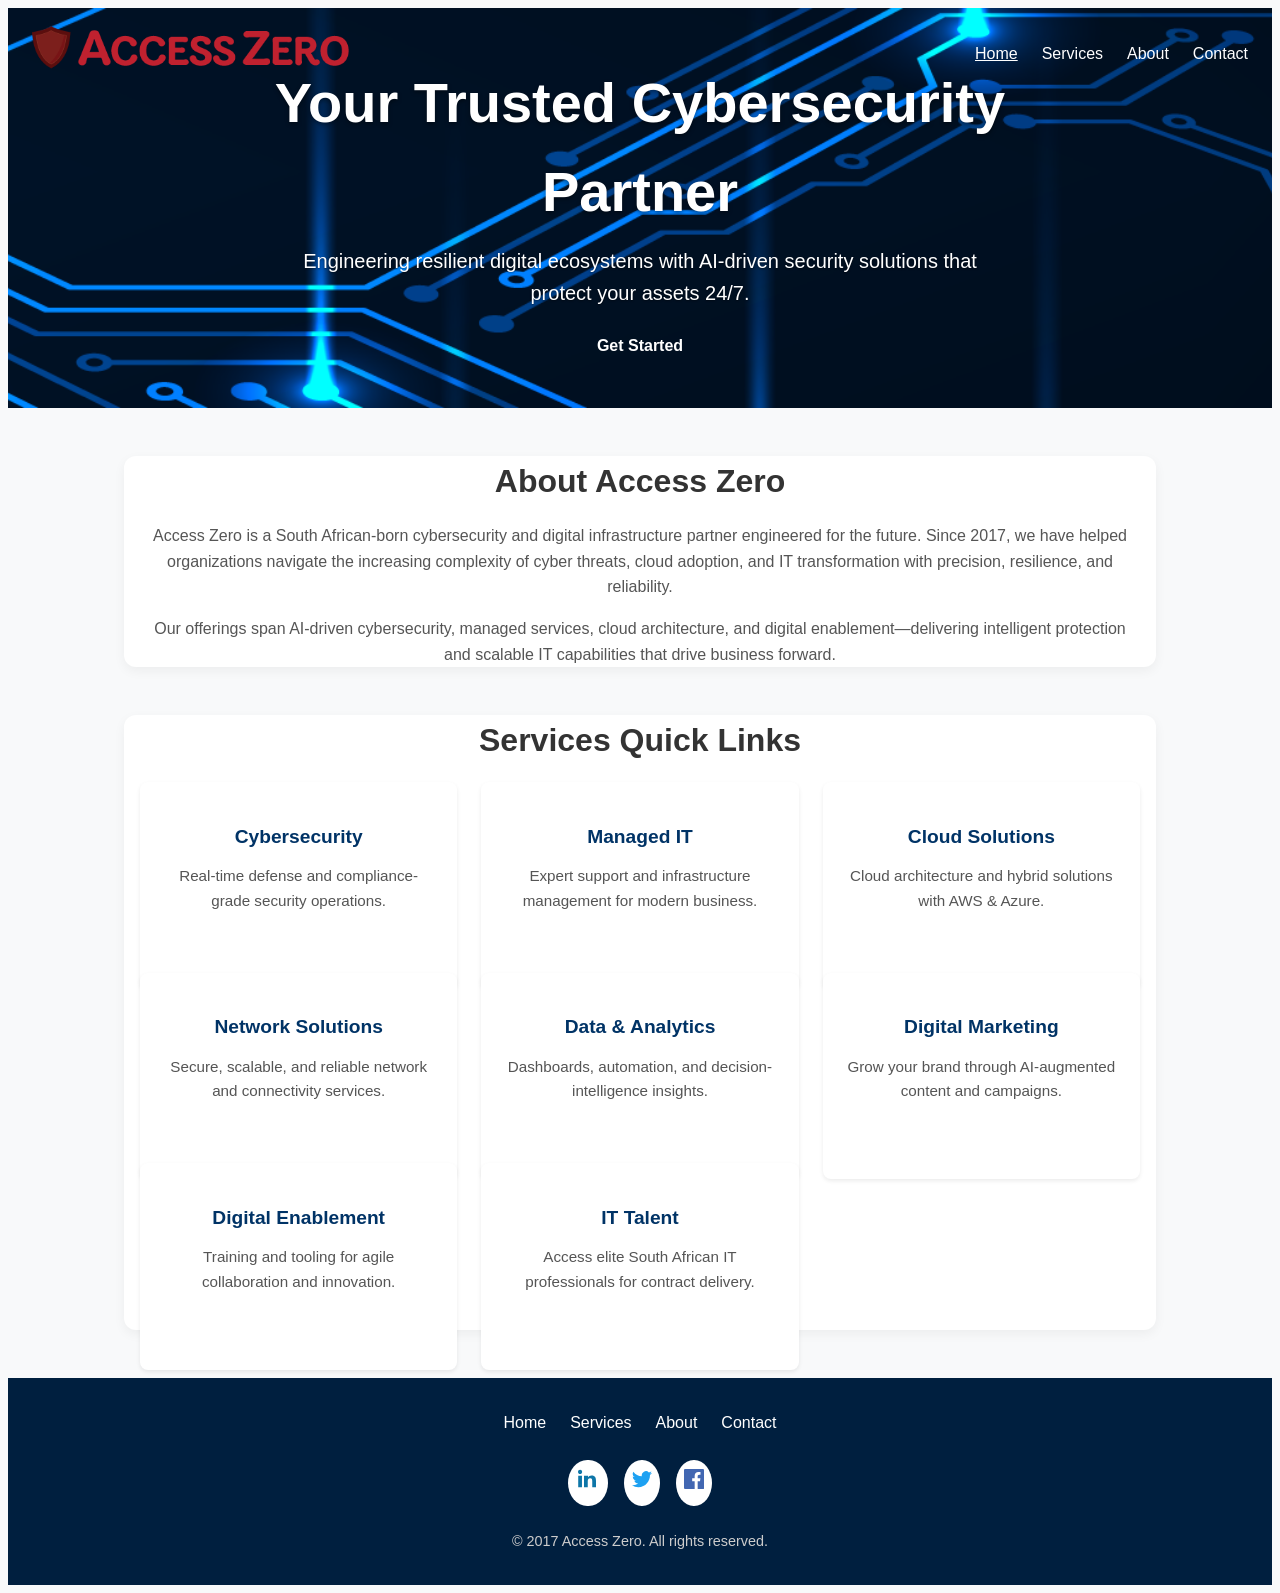
<file: index.html>
<!DOCTYPE html>
<html lang="en">
<head>
  <meta charset="UTF-8" />
  <meta name="viewport" content="width=device-width, initial-scale=1" />

  <!-- 1. Title & Description -->
  <title>Access Zero – Home</title>
  <meta name="description"
        content="Access Zero is your trusted cybersecurity and IT partner in South Africa, offering AI-driven security, managed IT, cloud solutions, and digital enablement since 2017." />
  <meta name="keywords"
        content="Access Zero, cybersecurity, managed IT, cloud solutions, digital enablement, South Africa, IT services" />

  <!-- 2. Canonical URL -->
  <link rel="canonical" href="https://yourdomain.com/index.html" />

  <!-- 3. Open Graph -->
  <meta property="og:title" content="Access Zero – Home" />
  <meta property="og:description"
        content="Access Zero is your trusted cybersecurity and IT partner in South Africa, offering AI-driven security, managed IT, cloud solutions, and digital enablement since 2017." />
  <meta property="og:type" content="website" />
  <meta property="og:url" content="https://yourdomain.com/index.html" />
  <meta property="og:image" content="https://yourdomain.com/assets/images/bannerimage_1.png" />

  <!-- 4. Twitter Card -->
  <meta name="twitter:card" content="summary_large_image" />
  <meta name="twitter:title" content="Access Zero – Home" />
  <meta name="twitter:description"
        content="Access Zero is your trusted cybersecurity and IT partner in South Africa, offering AI-driven security, managed IT, cloud solutions, and digital enablement since 2017." />
  <meta name="twitter:image" content="https://yourdomain.com/assets/images/bannerimage_1.png" />

  <!-- 5. Favicon -->
  <link rel="icon" href="assets/images/favicon.ico" type="image/x-icon" />

  <!-- Shared stylesheet -->
  <link rel="stylesheet" href="assets/css/common.css" />

  <!-- Page-specific overrides -->
  <style>
    .logo {
      height: clamp(40px, 5vw, 60px);
    }
    .banner {
      position: relative;
      background: url('assets/images/bannerimage_1.png') center/cover no-repeat;
      height: 400px;
      display: flex;
      align-items: center;
      justify-content: center;
      color: #fff;
      text-align: center;
    }
    header.site-header {
      position: absolute;
      top: 1rem;
      left: 1.5rem;
      right: 1.5rem;
      display: flex;
      align-items: center;
      justify-content: space-between;
      z-index: 2;
    }
    header.site-header nav ul {
      list-style: none;
      display: flex;
      gap: 1.5rem;
      margin: 0;
      padding: 0;
    }
    header.site-header nav a {
      color: #fff;
      text-decoration: none;
      font-weight: 500;
    }
    .banner-content h1 {
      font-size: clamp(2rem, 5vw, 3.5rem);
      margin: 0 0 0.5rem;
      text-shadow: 0 2px 4px rgba(0,0,0,0.4);
    }
    .banner-content p {
      font-size: clamp(1rem, 2.5vw, 1.25rem);
      max-width: 700px;
      margin: 0 auto 1.5rem;
      text-shadow: 0 1px 2px rgba(0,0,0,0.4);
    }
    .btn-primary {
      background: var(--color-accent);
      color: #fff;
      padding: 0.75rem 1.5rem;
      border-radius: 4px;
      text-decoration: none;
      font-weight: 600;
    }
    section.body-block {
      max-width: 1000px;
      margin: 3rem auto;
      padding: 0 1rem;
    }
    section.body-block h2 {
      font-size: 2rem;
      color: var(--color-primary);
      margin-bottom: 1rem;
      text-align: center;
    }
    .service-grid {
      display: grid;
      grid-template-columns: repeat(auto-fit, minmax(260px, 1fr));
      gap: 1.5rem;
    }
    .card {
      background: #fff;
      border-radius: 8px;
      padding: 1.25rem;
      box-shadow: 0 2px 4px rgba(0,0,0,0.08);
      text-decoration: none;
      color: inherit;
      display: flex;
      flex-direction: column;
      justify-content: space-between;
    }
    .card h3 {
      font-size: 1.2rem;
      color: #003366;
      margin-bottom: 0.75rem;
    }
    .card p {
      flex-grow: 1;
      font-size: 0.95rem;
      color: #555;
      margin: 0 0 1rem;
    }
  </style>
</head>
<body>
  <div class="banner">
    <header class="site-header">
      <img src="assets/images/Logo.png" alt="Access Zero Logo" class="logo" />
      <nav>
        <ul>
          <li><a href="index.html" class="active">Home</a></li>
          <li><a href="services.html">Services</a></li>
          <li><a href="about.html">About</a></li>
          <li><a href="contact.html">Contact</a></li>
        </ul>
      </nav>
    </header>
    <div class="banner-content">
      <h1>Your Trusted Cybersecurity Partner</h1>
      <p>Engineering resilient digital ecosystems with AI-driven security solutions that protect your assets 24/7.</p>
      <a href="contact.html" class="btn-primary">Get Started</a>
    </div>
  </div>

  <section class="body-block">
    <h2>About Access Zero</h2>
    <p>Access Zero is a South African-born cybersecurity and digital infrastructure partner engineered for the future. Since 2017, we have helped organizations navigate the increasing complexity of cyber threats, cloud adoption, and IT transformation with precision, resilience, and reliability.</p>
    <p>Our offerings span AI-driven cybersecurity, managed services, cloud architecture, and digital enablement—delivering intelligent protection and scalable IT capabilities that drive business forward.</p>
  </section>

  <section class="body-block">
    <h2>Services Quick Links</h2>
    <div class="service-grid">
      <a href="cybersecurity.html" class="card">
        <h3>Cybersecurity</h3>
        <p>Real-time defense and compliance-grade security operations.</p>
      </a>
      <a href="managed-it.html" class="card">
        <h3>Managed IT</h3>
        <p>Expert support and infrastructure management for modern business.</p>
      </a>
      <a href="cloud.html" class="card">
        <h3>Cloud Solutions</h3>
        <p>Cloud architecture and hybrid solutions with AWS &amp; Azure.</p>
      </a>
      <a href="network.html" class="card">
        <h3>Network Solutions</h3>
        <p>Secure, scalable, and reliable network and connectivity services.</p>
      </a>
      <a href="analytics.html" class="card">
        <h3>Data &amp; Analytics</h3>
        <p>Dashboards, automation, and decision-intelligence insights.</p>
      </a>
      <a href="marketing.html" class="card">
        <h3>Digital Marketing</h3>
        <p>Grow your brand through AI-augmented content and campaigns.</p>
      </a>
      <a href="enablement.html" class="card">
        <h3>Digital Enablement</h3>
        <p>Training and tooling for agile collaboration and innovation.</p>
      </a>
      <a href="talent.html" class="card">
        <h3>IT Talent</h3>
        <p>Access elite South African IT professionals for contract delivery.</p>
      </a>
    </div>
  </section>

  <!-- Shared Footer -->
  <div id="site-footer"></div>
  <script>
    fetch("footer.html")
      .then(r => r.text())
      .then(html => document.getElementById("site-footer").outerHTML = html);
  </script>
</body>
</html>
</file>
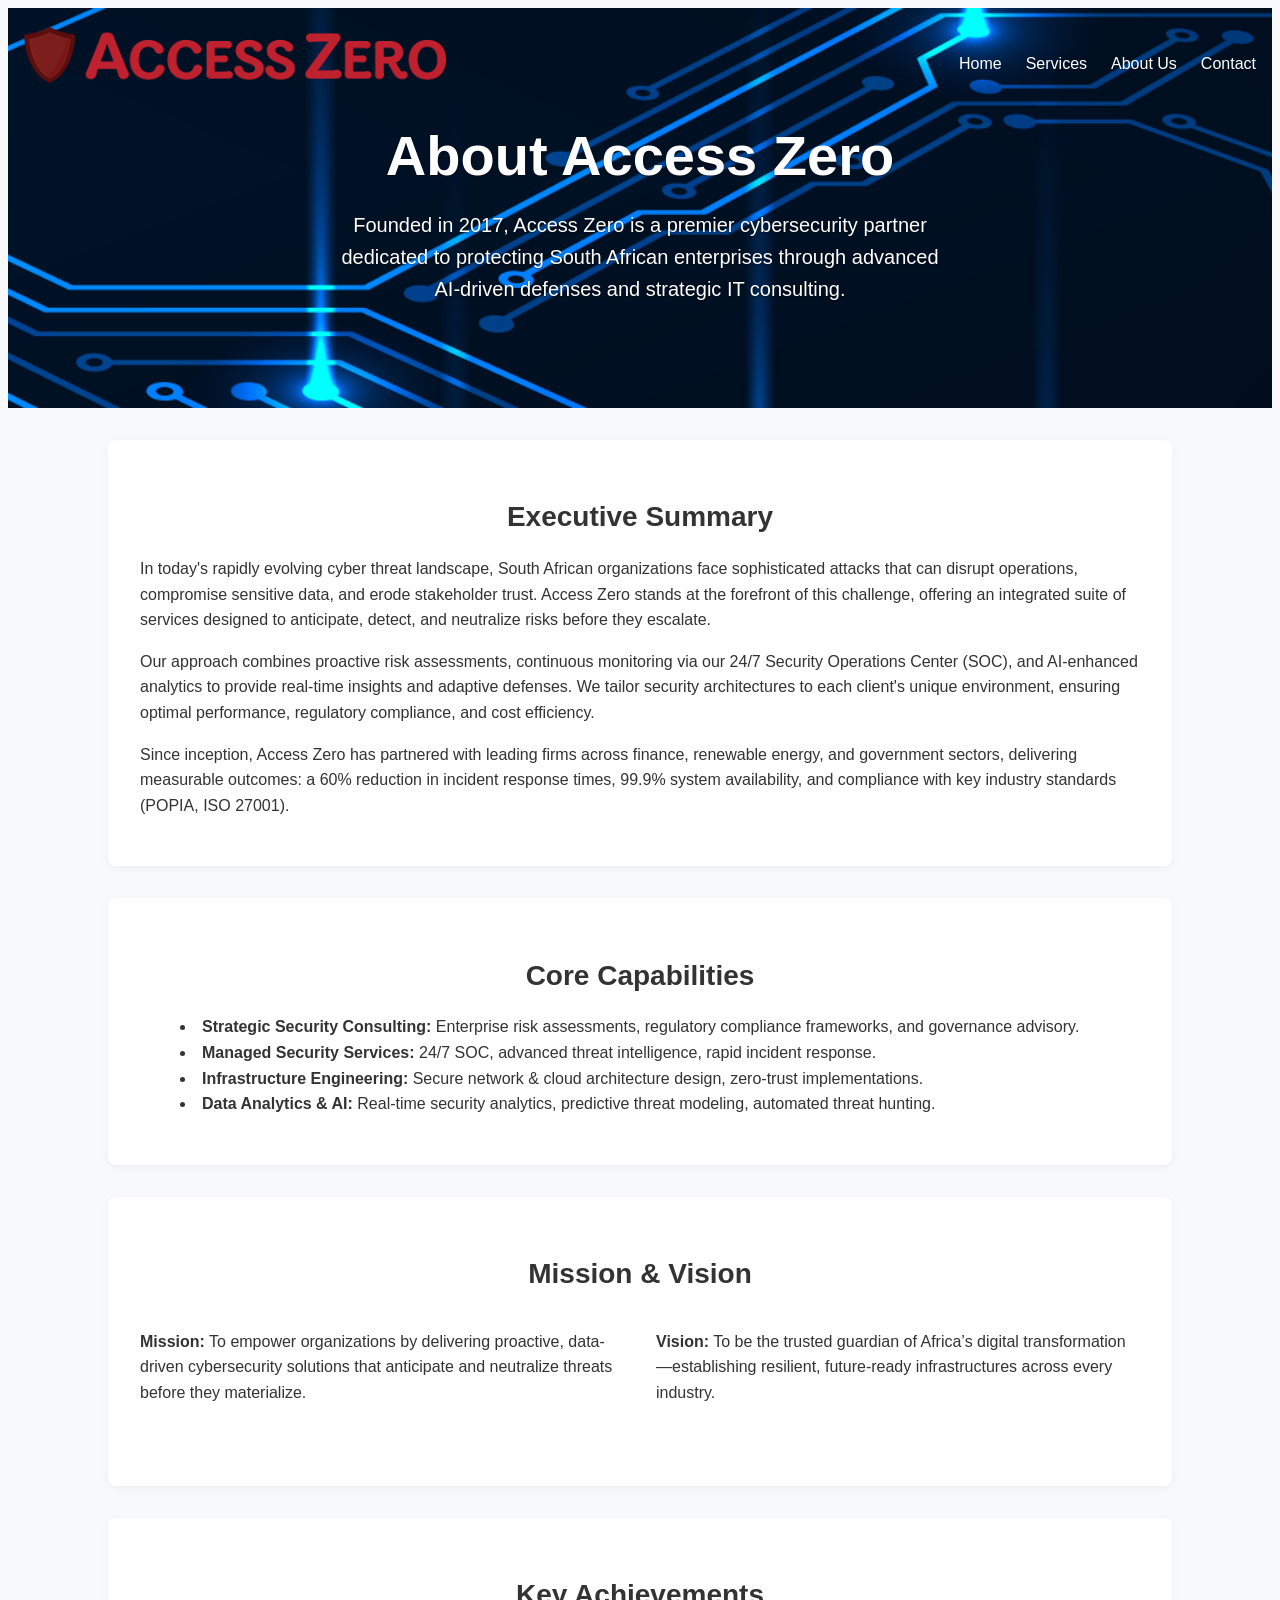
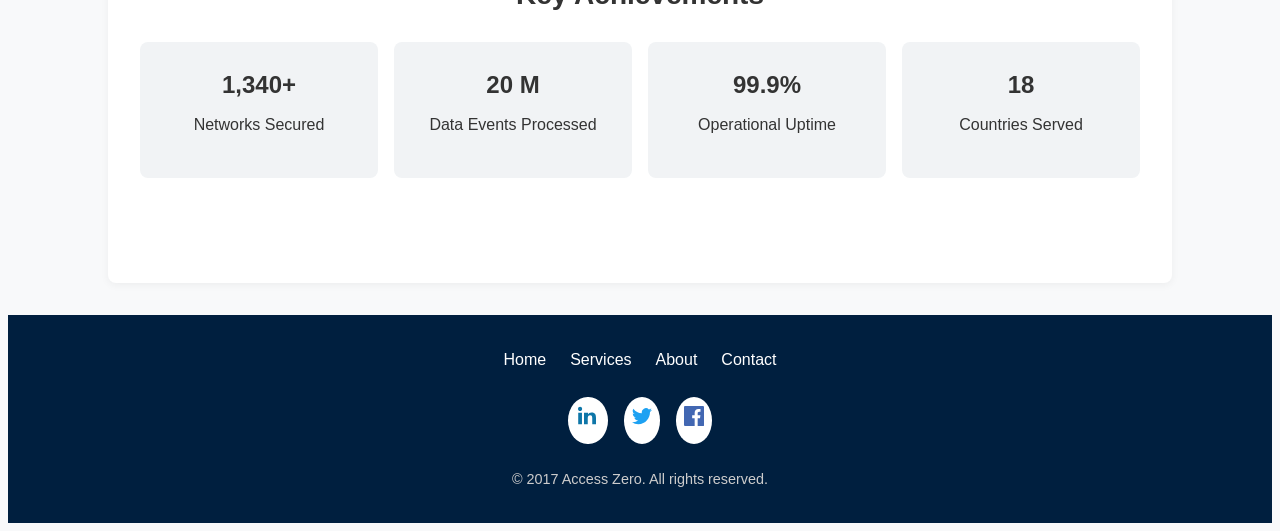
<file: about.html>
<!DOCTYPE html>
<html lang="en">
<head>
  <meta charset="UTF-8">
  <meta name="viewport" content="width=device-width, initial-scale=1">

  <!-- 1. Title & Description -->
  <title>Access Zero – About</title>
  <meta name="description"
        content="Learn about Access Zero, a leading South African cybersecurity firm offering proactive risk assessments, 24/7 SOC, AI-driven analytics, and expert consulting since 2017." />
  <meta name="keywords"
        content="Access Zero, About Us, cybersecurity South Africa, risk assessments, SOC, security consulting" />

  <!-- 2. Canonical URL -->
  <link rel="canonical" href="https://yourdomain.com/about.html" />

  <!-- 3. Open Graph -->
  <meta property="og:title" content="Access Zero – About Us" />
  <meta property="og:description"
        content="Learn about Access Zero, a leading South African cybersecurity firm offering proactive risk assessments, 24/7 SOC, AI-driven analytics, and expert consulting since 2017." />
  <meta property="og:type" content="website" />
  <meta property="og:url" content="https://yourdomain.com/about.html" />
  <meta property="og:image" content="https://yourdomain.com/assets/images/bannerimage_1.png" />

  <!-- 4. Twitter Card -->
  <meta name="twitter:card" content="summary_large_image" />
  <meta name="twitter:title" content="Access Zero – About Us" />
  <meta name="twitter:description"
        content="Learn about Access Zero, a leading South African cybersecurity firm offering proactive risk assessments, 24/7 SOC, AI-driven analytics, and expert consulting since 2017." />
  <meta name="twitter:image" content="https://yourdomain.com/assets/images/bannerimage_1.png" />

  <!-- 5. Favicon -->
  <link rel="icon" href="assets/images/favicon.ico" type="image/x-icon">

  <!-- Shared site styles -->
  <link rel="stylesheet" href="assets/css/common.css">

  <!-- Page-specific overrides -->
  <style>
    /* 1. Fluid logo sizing (32px–80px) */
    header img {
      height: clamp(32px, 6.4vw, 80px) !important;
      width: auto !important;
    }

    /* 2. Banner container & image */
    .banner-container {
      position: relative;
      width: 100%;
      height: 400px;
      overflow: hidden;
    }
    .banner-container .banner-img {
      position: absolute;
      top: 0; left: 0;
      width: 100%;
      height: 100%;
      object-fit: cover;
    }

    /* 3. Transparent overlay header */
    .banner-container > header {
      position: absolute;
      top: 1rem; left: 1rem; right: 1rem;
      display: flex;
      align-items: center;
      justify-content: space-between;
      background: transparent !important;
      padding: 0;
      z-index: 2;
    }
    .banner-container nav ul {
      list-style: none;
      display: flex;
      margin: 0; padding: 0;
    }
    .banner-container nav li + li {
      margin-left: 1.5rem;
    }
    .banner-container nav a {
      color: #fff;
      text-decoration: none;
      font-weight: 500;
      font-size: 1rem;
    }

    /* 4. Banner text overlay */
    .banner-text {
      position: absolute;
      top: 50%; left: 50%;
      transform: translate(-50%, -50%);
      text-align: center;
      color: #fff;
      padding: 0 1rem;
      z-index: 2;
    }
    .banner-text h1 {
      font-size: clamp(2rem, 6vw, 3.5rem);
      margin: 0 0 0.5rem;
      text-shadow: 0 1px 2px rgba(0,0,0,0.5);
    }
    .banner-text p {
      font-size: clamp(1rem, 3vw, 1.25rem);
      max-width: 800px;
      margin: 0 auto;
      text-shadow: 0 1px 2px rgba(0,0,0,0.5);
    }

    /* 5. Blocked sections (.section) */
    .section {
      max-width: 1000px;
      margin: 2rem auto;
      background: #fff;
      padding: 2rem;
      border-radius: 8px;
      box-shadow: 0 2px 8px rgba(0,0,0,0.05);
      font-family: 'Inter', sans-serif;
      color: var(--color-muted);
      line-height: 1.6;
    }
    .section h2 {
      font-size: 1.75rem;
      color: var(--color-primary);
      margin-bottom: 1rem;
      text-align: center;
    }
    .section p,
    .section ul {
      margin-bottom: 1rem;
    }
    .section ul {
      list-style: disc inside;
    }

    /* 6. Two-column mission & vision */
    .two-col {
      display: grid;
      grid-template-columns: repeat(auto-fit, minmax(280px, 1fr));
      gap: 2rem;
      margin-bottom: 2rem;
    }

    /* 7. Metrics grid inside a block */
    .metrics {
      display: flex;
      flex-wrap: wrap;
      justify-content: space-around;
      gap: 1rem;
      margin-top: 1.5rem;
    }
    .metric {
      background: #f1f3f5;
      padding: 1.5rem;
      border-radius: 8px;
      text-align: center;
      flex: 1 1 150px;
    }
    .metric h3 {
      font-size: 1.5rem;
      color: var(--color-primary);
      margin: 0;
    }
    .metric p {
      margin-top: 0.5rem;
    }

    /* 8. Button style for CTA */
    .btn-primary {
      display: inline-block;
      background: var(--color-accent);
      color: #fff;
      padding: 0.75rem 1.5rem;
      border-radius: 4px;
      text-decoration: none;
      font-weight: 600;
      margin: 1.5rem auto 0;
      transition: background 0.3s;
    }
    .btn-primary:hover {
      background: var(--color-primary);
    }
  </style>
</head>

<body>

  <!-- Banner + Header -->
  <div class="banner-container">
    <img
      class="banner-img"
      src="assets/images/bannerimage_1.png"
      alt="About Access Zero Banner"
    >
    <header>
      <img src="assets/images/Logo.png" alt="Access Zero Logo">
      <nav>
        <ul>
          <li><a href="index.html">Home</a></li>
          <li><a href="services.html">Services</a></li>
          <li><a href="about.html" class="active">About Us</a></li>
          <li><a href="contact.html">Contact</a></li>
        </ul>
      </nav>
    </header>
    <div class="banner-text">
      <h1>About Access Zero</h1>
      <p>Founded in 2017, Access Zero is a premier cybersecurity partner dedicated to protecting South African enterprises through advanced AI-driven defenses and strategic IT consulting.</p>
    </div>
  </div>

  <!-- Executive Summary -->
  <section class="section">
    <h2>Executive Summary</h2>
    <p>In today's rapidly evolving cyber threat landscape, South African organizations face sophisticated attacks that can disrupt operations, compromise sensitive data, and erode stakeholder trust. Access Zero stands at the forefront of this challenge, offering an integrated suite of services designed to anticipate, detect, and neutralize risks before they escalate.</p>
    <p>Our approach combines proactive risk assessments, continuous monitoring via our 24/7 Security Operations Center (SOC), and AI-enhanced analytics to provide real-time insights and adaptive defenses. We tailor security architectures to each client's unique environment, ensuring optimal performance, regulatory compliance, and cost efficiency.</p>
    <p>Since inception, Access Zero has partnered with leading firms across finance, renewable energy, and government sectors, delivering measurable outcomes: a 60% reduction in incident response times, 99.9% system availability, and compliance with key industry standards (POPIA, ISO 27001).</p>
  </section>

  <!-- Core Capabilities -->
  <section class="section">
    <h2>Core Capabilities</h2>
    <ul>
      <li><strong>Strategic Security Consulting:</strong> Enterprise risk assessments, regulatory compliance frameworks, and governance advisory.</li>
      <li><strong>Managed Security Services:</strong> 24/7 SOC, advanced threat intelligence, rapid incident response.</li>
      <li><strong>Infrastructure Engineering:</strong> Secure network & cloud architecture design, zero-trust implementations.</li>
      <li><strong>Data Analytics & AI:</strong> Real-time security analytics, predictive threat modeling, automated threat hunting.</li>
    </ul>
  </section>

  <!-- Mission & Vision -->
  <section class="section">
    <h2>Mission & Vision</h2>
    <div class="two-col">
      <p><strong>Mission:</strong> To empower organizations by delivering proactive, data-driven cybersecurity solutions that anticipate and neutralize threats before they materialize.</p>
      <p><strong>Vision:</strong> To be the trusted guardian of Africa’s digital transformation—establishing resilient, future-ready infrastructures across every industry.</p>
    </div>
  </section>

  <!-- Key Achievements -->
  <section class="section">
    <h2>Key Achievements</h2>
    <div class="metrics">
      <div class="metric"><h3>1,340+</h3><p>Networks Secured</p></div>
      <div class="metric"><h3>20 M</h3><p>Data Events Processed</p></div>
      <div class="metric"><h3>99.9%</h3><p>Operational Uptime</p></div>
      <div class="metric"><h3>18</h3><p>Countries Served</p></div>
    </div>
    <div class="cta" style="text-align:center;">
      <a href="mailto:sales@accesszero.co.za" class="btn-primary">Contact Our Team</a>
    </div>
  </section>

  <!-- Shared Footer -->
  <div id="site-footer"></div>
  <script>
    fetch("footer.html")
      .then(r => r.text())
      .then(html => document.getElementById("site-footer").outerHTML = html);
  </script>

</body>
</html>
</file>
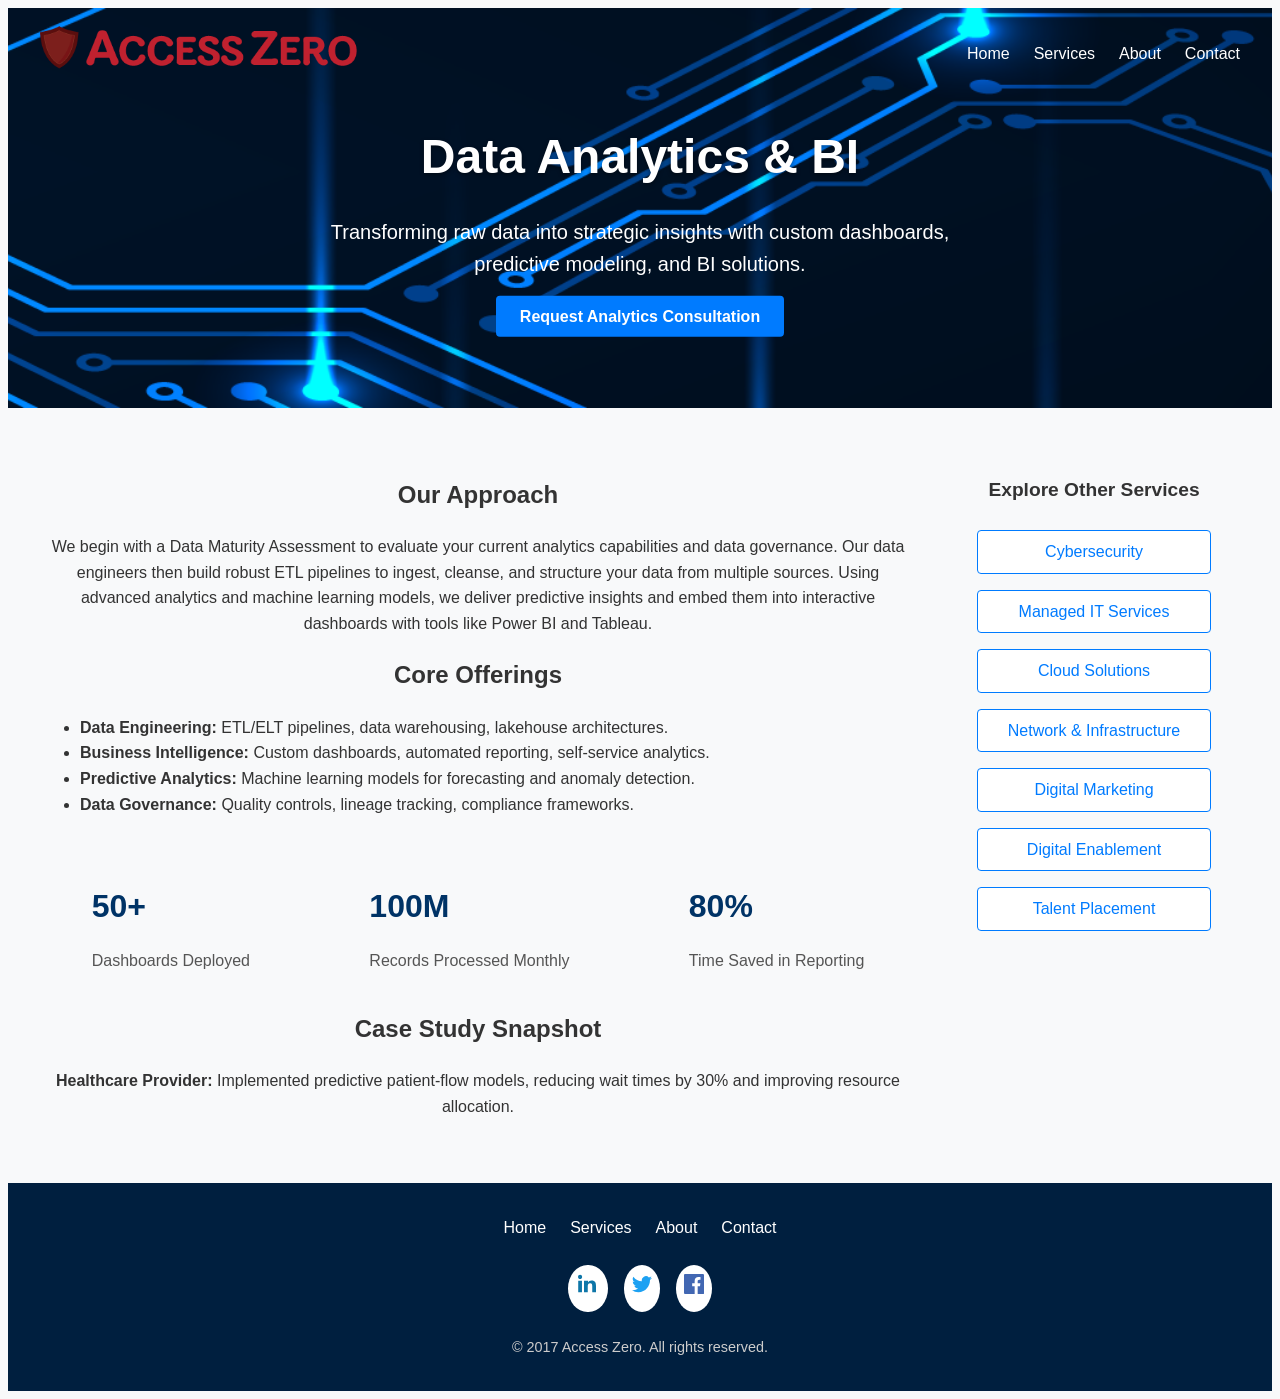
<file: analytics.html>
<!DOCTYPE html>
<html lang="en">
<head>
  <meta charset="UTF-8" />
  <meta name="viewport" content="width=device-width, initial-scale=1" />

  <!-- 1. Title & Description -->
  <title>Access Zero – Data Analytics &amp; BI</title>
  <meta name="description"
        content="Access Zero transforms raw data into strategic insights with custom dashboards, predictive modeling, and BI solutions—empowering South African enterprises to make data-driven decisions." />
  <meta name="keywords"
        content="Access Zero, data analytics, BI, business intelligence, dashboards, predictive modeling, South Africa" />

  <!-- 2. Canonical URL -->
  <link rel="canonical" href="https://yourdomain.com/analytics.html" />

  <!-- 3. Open Graph -->
  <meta property="og:title" content="Access Zero – Data Analytics & BI" />
  <meta property="og:description"
        content="Access Zero transforms raw data into strategic insights with custom dashboards, predictive modeling, and BI solutions—empowering South African enterprises to make data-driven decisions." />
  <meta property="og:type" content="website" />
  <meta property="og:url" content="https://yourdomain.com/analytics.html" />
  <meta property="og:image" content="https://yourdomain.com/assets/images/bannerimage_1.png" />

  <!-- 4. Twitter Card -->
  <meta name="twitter:card" content="summary_large_image" />
  <meta name="twitter:title" content="Access Zero – Data Analytics & BI" />
  <meta name="twitter:description"
        content="Access Zero transforms raw data into strategic insights with custom dashboards, predictive modeling, and BI solutions—empowering South African enterprises to make data-driven decisions." />
  <meta name="twitter:image" content="https://yourdomain.com/assets/images/bannerimage_1.png" />

  <!-- 5. Favicon -->
  <link rel="icon" href="assets/images/favicon.ico" type="image/x-icon" />

  <!-- Shared Stylesheet -->
  <link rel="stylesheet" href="assets/css/common.css" />

  <!-- Page-specific overrides -->
  <style>
    .logo {
      height: clamp(40px, 5vw, 60px);
    }
    .banner-container {
      position: relative;
      width: 100%;
      height: 400px;
      overflow: hidden;
    }
    .banner-img {
      width: 100%;
      height: 100%;
      object-fit: cover;
      display: block;
    }
    .banner-container > header {
      position: absolute;
      top: 1rem;
      left: 2rem;
      right: 2rem;
      display: flex;
      align-items: center;
      justify-content: space-between;
      background: transparent;
      z-index: 2;
    }
    .banner-container nav ul {
      list-style: none;
      display: flex;
      gap: 1.5rem;
      padding: 0;
      margin: 0;
    }
    .banner-container nav a {
      color: white;
      text-decoration: none;
      font-weight: 500;
    }
    .banner-text {
      position: absolute;
      top: 50%;
      left: 50%;
      transform: translate(-50%, -50%);
      text-align: center;
      color: white;
      z-index: 3;
    }
    .banner-text h1 {
      font-size: clamp(2rem, 5vw, 3rem);
      margin-bottom: 1rem;
      text-shadow: 0 2px 4px rgba(0,0,0,0.4);
    }
    .banner-text p {
      font-size: clamp(1rem, 3vw, 1.25rem);
      margin-bottom: 1.5rem;
      max-width: 700px;
      margin-inline: auto;
    }
    .btn-primary {
      background-color: #007bff;
      color: white;
      padding: 0.75rem 1.5rem;
      text-decoration: none;
      border-radius: 4px;
      font-weight: 600;
    }
    .content {
      display: flex;
      flex-wrap: wrap;
      max-width: 1200px;
      margin: 3rem auto;
      gap: 2rem;
      padding: 0 1rem;
    }
    main {
      flex: 3;
    }
    aside.sidebar {
      flex: 1;
      display: flex;
      flex-direction: column;
      align-items: center;
    }
    .sidebar h3 {
      font-size: 1.2rem;
      margin-bottom: 1rem;
    }
    .btn-secondary {
      display: block;
      background: white;
      color: #007bff;
      border: 1px solid #007bff;
      padding: 0.5rem 1rem;
      border-radius: 4px;
      text-decoration: none;
      margin: 0.5rem 0;
      text-align: center;
      font-weight: 500;
      width: 100%;
      max-width: 200px;
    }
    .btn-secondary:hover {
      background: #007bff;
      color: white;
    }
    .section h2,
    .section p {
      text-align: center;
    }
    .metrics {
      display: flex;
      justify-content: space-around;
      gap: 1rem;
      margin-top: 2rem;
    }
    .metric h3 {
      font-size: 2rem;
      color: #003366;
      margin-bottom: 0.25rem;
    }
    .metric p {
      font-size: 1rem;
      color: #555;
    }
  </style>
</head>
<body>
  <div class="banner-container">
    <img src="assets/images/bannerimage_1.png"
         alt="Data Analytics & BI Banner"
         class="banner-img" />
    <header>
      <img src="assets/images/Logo.png"
           alt="Access Zero Logo"
           class="logo" />
      <nav>
        <ul>
          <li><a href="index.html">Home</a></li>
          <li><a href="services.html">Services</a></li>
          <li><a href="about.html">About</a></li>
          <li><a href="contact.html">Contact</a></li>
        </ul>
      </nav>
    </header>
    <div class="banner-text">
      <h1>Data Analytics &amp; BI</h1>
      <p>Transforming raw data into strategic insights with custom dashboards, predictive modeling, and BI solutions.</p>
      <a href="contact.html" class="btn-primary">Request Analytics Consultation</a>
    </div>
  </div>

  <div class="content">
    <main>
      <section class="section">
        <h2>Our Approach</h2>
        <p>We begin with a Data Maturity Assessment to evaluate your current analytics capabilities and data governance. Our data engineers then build robust ETL pipelines to ingest, cleanse, and structure your data from multiple sources. Using advanced analytics and machine learning models, we deliver predictive insights and embed them into interactive dashboards with tools like Power BI and Tableau.</p>
      </section>

      <section class="section">
        <h2>Core Offerings</h2>
        <ul>
          <li><strong>Data Engineering:</strong> ETL/ELT pipelines, data warehousing, lakehouse architectures.</li>
          <li><strong>Business Intelligence:</strong> Custom dashboards, automated reporting, self-service analytics.</li>
          <li><strong>Predictive Analytics:</strong> Machine learning models for forecasting and anomaly detection.</li>
          <li><strong>Data Governance:</strong> Quality controls, lineage tracking, compliance frameworks.</li>
        </ul>
      </section>

      <section class="metrics">
        <div class="metric"><h3>50+</h3><p>Dashboards Deployed</p></div>
        <div class="metric"><h3>100M</h3><p>Records Processed Monthly</p></div>
        <div class="metric"><h3>80%</h3><p>Time Saved in Reporting</p></div>
      </section>

      <section class="section">
        <h2>Case Study Snapshot</h2>
        <p><strong>Healthcare Provider:</strong> Implemented predictive patient-flow models, reducing wait times by 30% and improving resource allocation.</p>
      </section>
    </main>

    <aside class="sidebar">
      <h3>Explore Other Services</h3>
      <a href="cybersecurity.html" class="btn-secondary">Cybersecurity</a>
      <a href="managed-it.html" class="btn-secondary">Managed IT Services</a>
      <a href="cloud.html" class="btn-secondary">Cloud Solutions</a>
      <a href="network.html" class="btn-secondary">Network &amp; Infrastructure</a>
      <a href="marketing.html" class="btn-secondary">Digital Marketing</a>
      <a href="enablement.html" class="btn-secondary">Digital Enablement</a>
      <a href="talent.html" class="btn-secondary">Talent Placement</a>
    </aside>
  </div>

  <div id="site-footer"></div>
  <script>
    fetch("footer.html")
      .then(res => res.text())
      .then(html => {
        document.getElementById("site-footer").outerHTML = html;
      });
  </script>
</body>
</html>
</file>
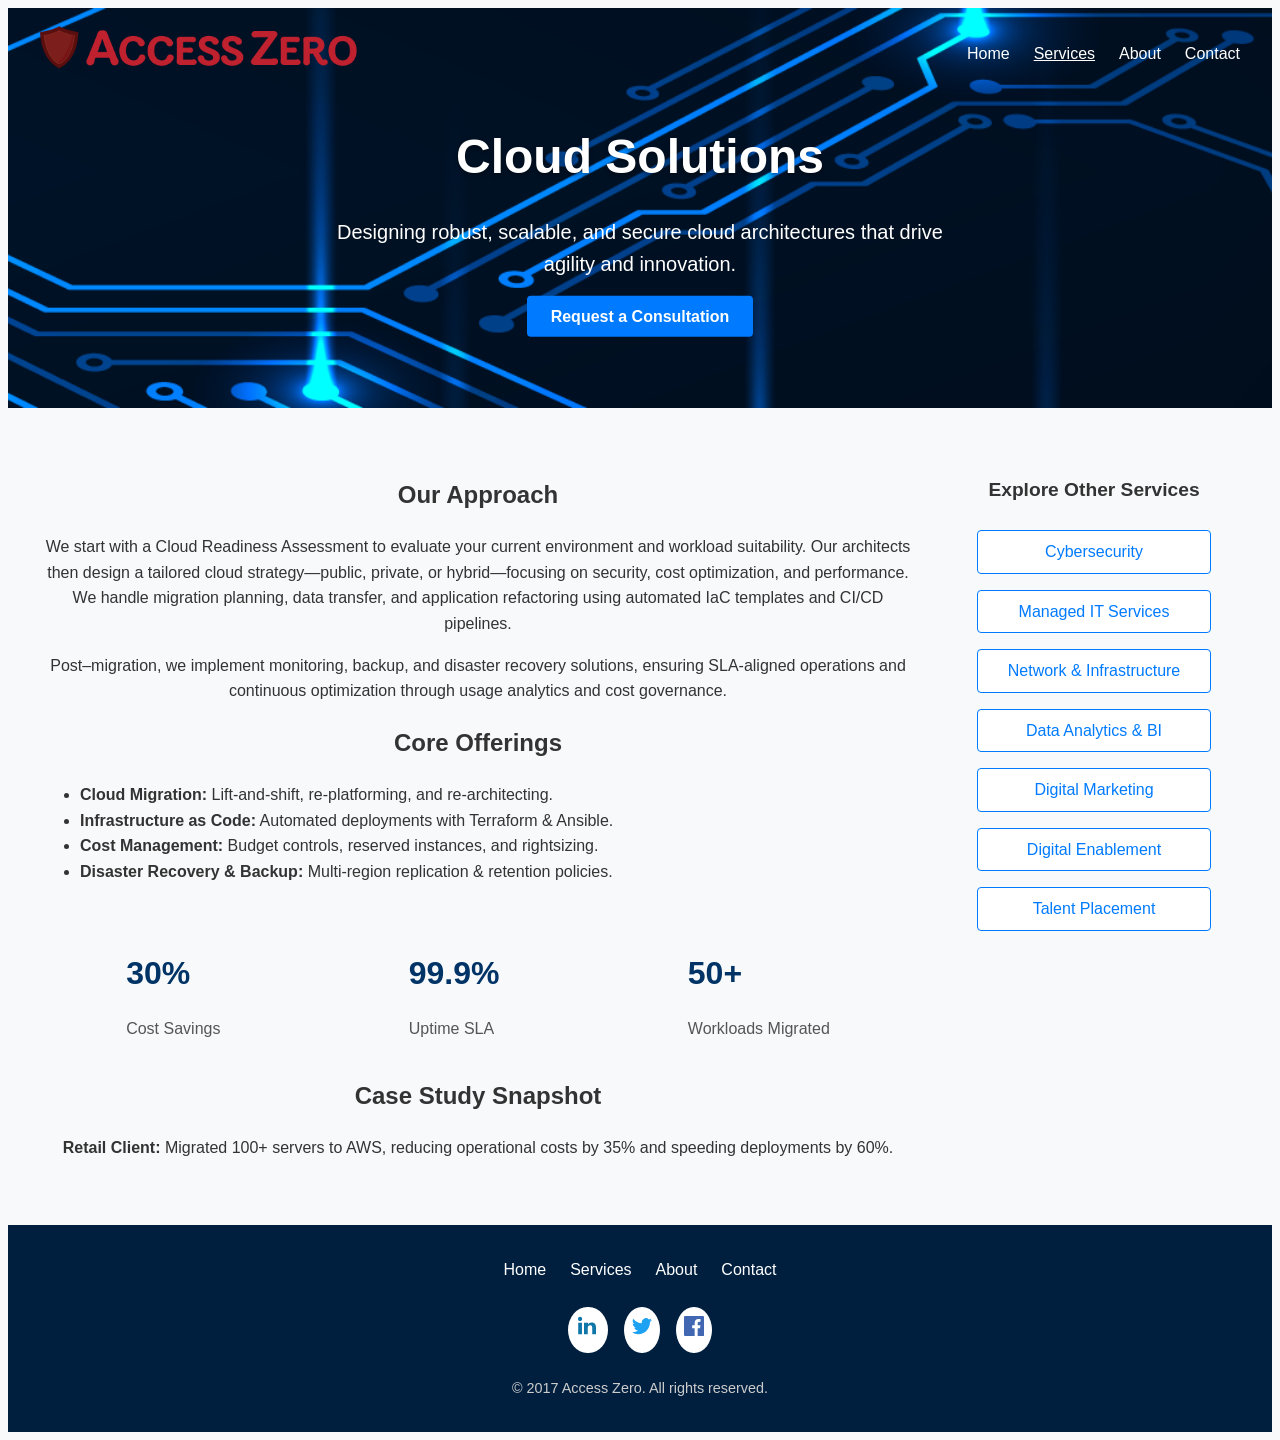
<file: cloud.html>
<!DOCTYPE html>
<html lang="en">
<head>
  <meta charset="UTF-8" />
  <meta name="viewport" content="width=device-width, initial-scale=1" />

  <!-- 1. Title & Description -->
  <title>Access Zero – Cloud Solutions</title>
  <meta name="description"
        content="Designing robust, scalable, and secure cloud architectures that drive agility and innovation—Access Zero’s Cloud Solutions for South African enterprises." />
  <meta name="keywords"
        content="Access Zero, cloud solutions, cloud migration, infrastructure as code, cost management, disaster recovery, South Africa" />

  <!-- 2. Canonical URL -->
  <link rel="canonical" href="https://yourdomain.com/cloud.html" />

  <!-- 3. Open Graph -->
  <meta property="og:title" content="Access Zero – Cloud Solutions" />
  <meta property="og:description"
        content="Designing robust, scalable, and secure cloud architectures that drive agility and innovation—Access Zero’s Cloud Solutions for South African enterprises." />
  <meta property="og:type" content="website" />
  <meta property="og:url" content="https://yourdomain.com/cloud.html" />
  <meta property="og:image" content="https://yourdomain.com/assets/images/bannerimage_1.png" />

  <!-- 4. Twitter Card -->
  <meta name="twitter:card" content="summary_large_image" />
  <meta name="twitter:title" content="Access Zero – Cloud Solutions" />
  <meta name="twitter:description"
        content="Designing robust, scalable, and secure cloud architectures that drive agility and innovation—Access Zero’s Cloud Solutions for South African enterprises." />
  <meta name="twitter:image" content="https://yourdomain.com/assets/images/bannerimage_1.png" />

  <!-- 5. Favicon -->
  <link rel="icon" href="assets/images/favicon.ico" type="image/x-icon" />

  <!-- Shared Stylesheet -->
  <link rel="stylesheet" href="assets/css/common.css" />

  <!-- Page-specific overrides -->
  <style>
    .logo {
      height: clamp(40px, 5vw, 60px);
    }

    .banner-container {
      position: relative;
      width: 100%;
      height: 400px;
      overflow: hidden;
    }

    .banner-img {
      width: 100%;
      height: 100%;
      object-fit: cover;
      display: block;
    }

    .banner-container > header {
      position: absolute;
      top: 1rem;
      left: 2rem;
      right: 2rem;
      display: flex;
      align-items: center;
      justify-content: space-between;
      background: transparent;
      z-index: 2;
    }

    .banner-container nav ul {
      list-style: none;
      display: flex;
      gap: 1.5rem;
      padding: 0;
      margin: 0;
    }

    .banner-container nav a {
      color: white;
      text-decoration: none;
      font-weight: 500;
    }
    .banner-container nav a.active {
      text-decoration: underline;
    }

    .banner-text {
      position: absolute;
      top: 50%;
      left: 50%;
      transform: translate(-50%, -50%);
      text-align: center;
      color: white;
      z-index: 3;
    }

    .banner-text h1 {
      font-size: clamp(2rem, 5vw, 3rem);
      margin-bottom: 1rem;
      text-shadow: 0 2px 4px rgba(0,0,0,0.4);
    }

    .banner-text p {
      font-size: clamp(1rem, 3vw, 1.25rem);
      margin-bottom: 1.5rem;
      max-width: 700px;
      margin-inline: auto;
    }

    .btn-primary {
      background-color: #007bff;
      color: white;
      padding: 0.75rem 1.5rem;
      text-decoration: none;
      border-radius: 4px;
      font-weight: 600;
    }

    .content {
      display: flex;
      flex-wrap: wrap;
      max-width: 1200px;
      margin: 3rem auto;
      gap: 2rem;
      padding: 0 1rem;
    }

    main {
      flex: 3;
    }

    aside.sidebar {
      flex: 1;
      display: flex;
      flex-direction: column;
      align-items: center;
    }

    .sidebar h3 {
      font-size: 1.2rem;
      margin-bottom: 1rem;
    }

    .btn-secondary {
      display: block;
      background: white;
      color: #007bff;
      border: 1px solid #007bff;
      padding: 0.5rem 1rem;
      border-radius: 4px;
      text-decoration: none;
      margin: 0.5rem 0;
      text-align: center;
      font-weight: 500;
      width: 100%;
      max-width: 200px;
    }

    .btn-secondary:hover {
      background: #007bff;
      color: white;
    }

    .section h2,
    .section p {
      text-align: center;
    }

    .metrics {
      display: flex;
      justify-content: space-around;
      gap: 1rem;
      margin-top: 2rem;
    }

    .metric h3 {
      font-size: 2rem;
      color: #003366;
      margin-bottom: 0.25rem;
    }

    .metric p {
      font-size: 1rem;
      color: #555;
    }
  </style>
</head>
<body>
  <div class="banner-container">
    <img src="assets/images/bannerimage_1.png"
         alt="Cloud Solutions Banner"
         class="banner-img" />
    <header>
      <img src="assets/images/Logo.png"
           alt="Access Zero Logo"
           class="logo" />
      <nav>
        <ul>
          <li><a href="index.html">Home</a></li>
          <li><a href="services.html" class="active">Services</a></li>
          <li><a href="about.html">About</a></li>
          <li><a href="contact.html">Contact</a></li>
        </ul>
      </nav>
    </header>
    <div class="banner-text">
      <h1>Cloud Solutions</h1>
      <p>Designing robust, scalable, and secure cloud architectures that drive agility and innovation.</p>
      <a href="contact.html" class="btn-primary">Request a Consultation</a>
    </div>
  </div>

  <div class="content">
    <main>
      <section class="section">
        <h2>Our Approach</h2>
        <p>We start with a Cloud Readiness Assessment to evaluate your current environment and workload suitability. Our architects then design a tailored cloud strategy—public, private, or hybrid—focusing on security, cost optimization, and performance. We handle migration planning, data transfer, and application refactoring using automated IaC templates and CI/CD pipelines.</p>
        <p>Post–migration, we implement monitoring, backup, and disaster recovery solutions, ensuring SLA-aligned operations and continuous optimization through usage analytics and cost governance.</p>
      </section>

      <section class="section">
        <h2>Core Offerings</h2>
        <ul>
          <li><strong>Cloud Migration:</strong> Lift-and-shift, re-platforming, and re-architecting.</li>
          <li><strong>Infrastructure as Code:</strong> Automated deployments with Terraform &amp; Ansible.</li>
          <li><strong>Cost Management:</strong> Budget controls, reserved instances, and rightsizing.</li>
          <li><strong>Disaster Recovery &amp; Backup:</strong> Multi-region replication &amp; retention policies.</li>
        </ul>
      </section>

      <section class="metrics">
        <div class="metric"><h3>30%</h3><p>Cost Savings</p></div>
        <div class="metric"><h3>99.9%</h3><p>Uptime SLA</p></div>
        <div class="metric"><h3>50+</h3><p>Workloads Migrated</p></div>
      </section>

      <section class="section">
        <h2>Case Study Snapshot</h2>
        <p><strong>Retail Client:</strong> Migrated 100+ servers to AWS, reducing operational costs by 35% and speeding deployments by 60%.</p>
      </section>
    </main>

    <aside class="sidebar">
      <h3>Explore Other Services</h3>
      <a href="cybersecurity.html" class="btn-secondary">Cybersecurity</a>
      <a href="managed-it.html" class="btn-secondary">Managed IT Services</a>
      <a href="network.html" class="btn-secondary">Network &amp; Infrastructure</a>
      <a href="analytics.html" class="btn-secondary">Data Analytics &amp; BI</a>
      <a href="marketing.html" class="btn-secondary">Digital Marketing</a>
      <a href="enablement.html" class="btn-secondary">Digital Enablement</a>
      <a href="talent.html" class="btn-secondary">Talent Placement</a>
    </aside>
  </div>

  <!-- Shared Footer -->
  <div id="site-footer"></div>
  <script>
    fetch("footer.html")
      .then(r => r.text())
      .then(html => document.getElementById("site-footer").outerHTML = html);
  </script>
</body>
</html>
</file>
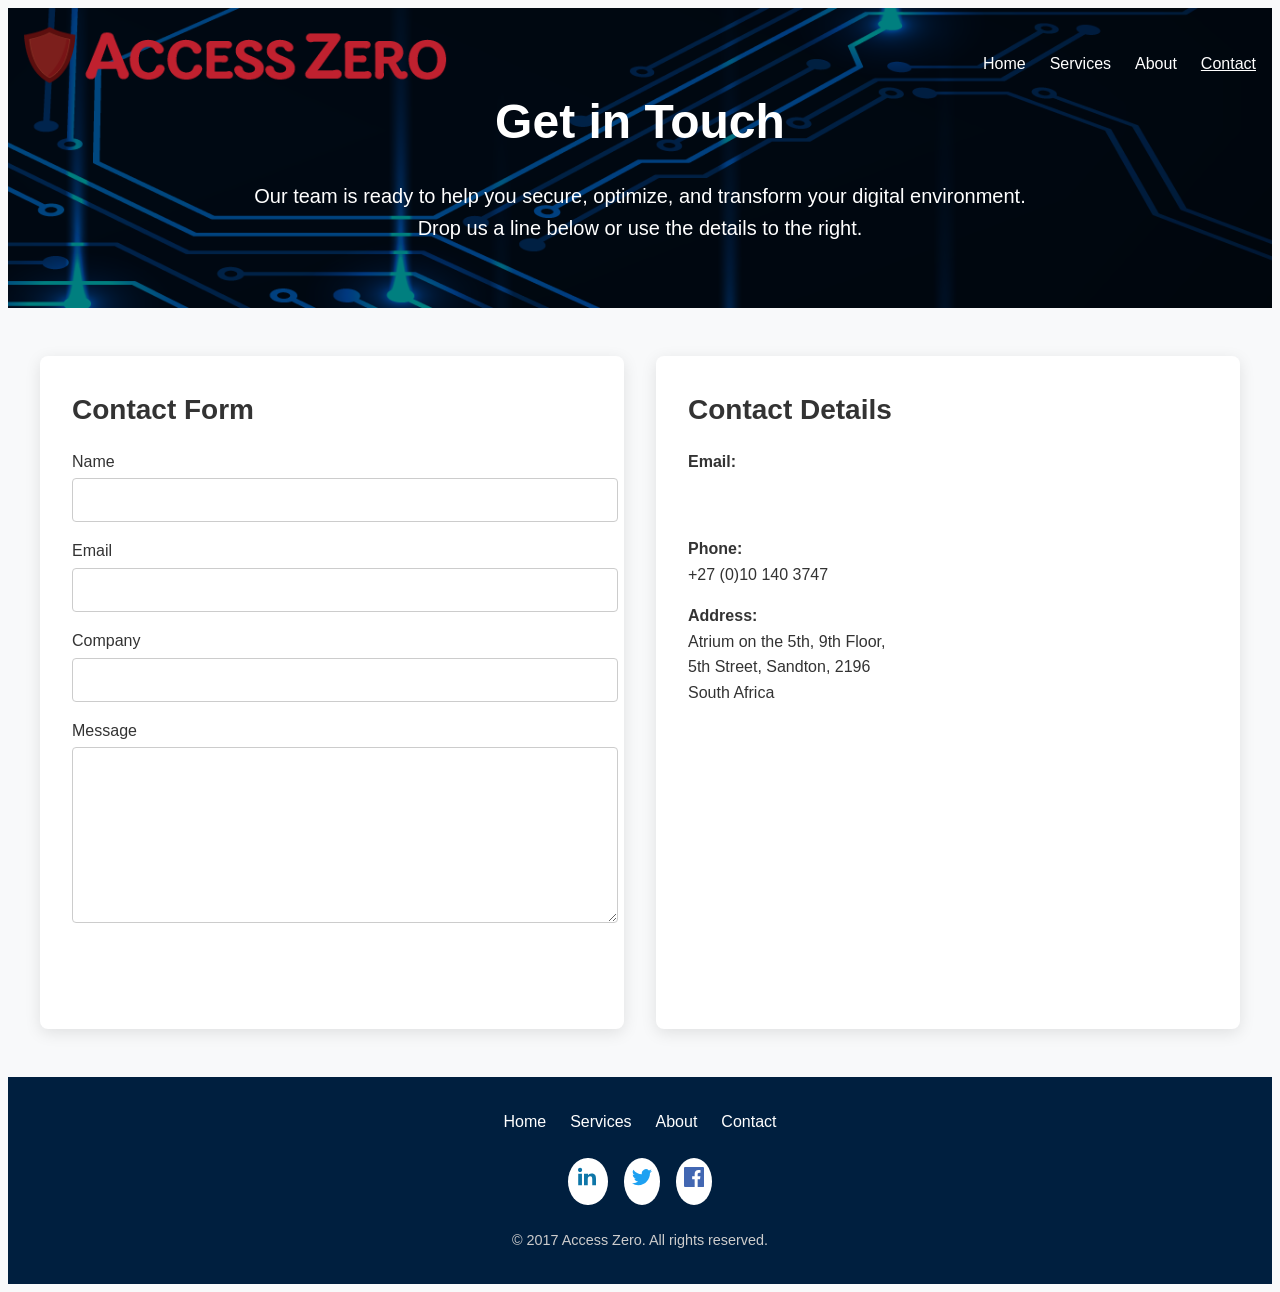
<file: contact.html>
<!DOCTYPE html>
<html lang="en">
<head>
  <meta charset="UTF-8">
  <meta name="viewport" content="width=device-width, initial-scale=1">

  <!-- 1. Title & Description -->
  <title>Access Zero – Contact Us</title>
  <meta name="description"
        content="Get in touch with Access Zero’s cybersecurity experts for proactive risk assessments, 24/7 SOC support, and tailored IT security solutions across South Africa." />
  <meta name="keywords"
        content="Access Zero, contact, cybersecurity South Africa, IT security consultation, SOC support, risk assessment" />

  <!-- 2. Canonical URL -->
  <link rel="canonical" href="https://yourdomain.com/contact.html" />

  <!-- 3. Open Graph -->
  <meta property="og:title" content="Access Zero – Contact Us" />
  <meta property="og:description"
        content="Get in touch with Access Zero’s cybersecurity experts for proactive risk assessments, 24/7 SOC support, and tailored IT security solutions across South Africa." />
  <meta property="og:type" content="website" />
  <meta property="og:url" content="https://yourdomain.com/contact.html" />
  <meta property="og:image" content="https://yourdomain.com/assets/images/bannerimage_1.png" />

  <!-- 4. Twitter Card -->
  <meta name="twitter:card" content="summary_large_image" />
  <meta name="twitter:title" content="Access Zero – Contact Us" />
  <meta name="twitter:description"
        content="Get in touch with Access Zero’s cybersecurity experts for proactive risk assessments, 24/7 SOC support, and tailored IT security solutions across South Africa." />
  <meta name="twitter:image" content="https://yourdomain.com/assets/images/bannerimage_1.png" />

  <!-- 5. Favicon -->
  <link rel="icon" href="assets/images/favicon.ico" type="image/x-icon">

  <!-- Shared global styles -->
  <link rel="stylesheet" href="assets/css/common.css">

  <!-- Page-specific overrides -->
  <style>
    /* Fluid logo sizing */
    header img { height: clamp(32px, 6.4vw, 80px) !important; width: auto !important; }

    /* Hero banner */
    .hero {
      position: relative;
      width: 100%;
      height: 300px;
      background: url('assets/images/bannerimage_1.png') center/cover no-repeat;
      display: flex; align-items: center; justify-content: center;
      color: #fff; text-align: center;
    }
    .hero::after {
      content: '';
      position: absolute; top:0; left:0; width:100%; height:100%;
      background: rgba(0,0,0,0.5);
    }
    .hero-content {
      position: relative; z-index:2;
      max-width: 800px; padding: 0 1rem;
    }
    .hero-content h1 { font-size: clamp(2rem,5vw,3rem); margin-bottom:0.5rem; }
    .hero-content p { font-size: clamp(1rem,2.5vw,1.25rem); }

    /* Transparent header over hero */
    header {
      position: absolute; top:1rem; left:1rem; right:1rem;
      display:flex; align-items:center; justify-content:space-between;
      background: transparent !important; padding: 0; z-index:3;
    }
    header nav ul { list-style:none; display:flex; margin:0; padding:0; }
    header nav li + li { margin-left:1.5rem; }
    header nav a {
      color:#fff; text-decoration:none; font-weight:500; font-size:1rem;
    }
    header nav a.active { text-decoration: underline; }

    /* Main contact area */
    .contact-section {
      display: flex; flex-wrap: wrap; gap:2rem;
      max-width:1200px; margin:3rem auto; padding:0 1rem;
    }
    .contact-form, .contact-info {
      background:#fff; border-radius:8px; box-shadow:0 4px 16px rgba(0,0,0,0.1);
      padding:2rem; flex:1 1 300px;
    }

    /* Form styles */
    .contact-form h2 {
      margin-top:0; margin-bottom:1rem; color:var(--color-primary);
      font-size:1.75rem;
    }
    .contact-form .form-group { margin-bottom:1rem; }
    .contact-form label {
      display:block; margin-bottom:0.25rem; font-weight:500;
    }
    .contact-form input, .contact-form textarea {
      width:100%; padding:0.75rem; border:1px solid #ccc;
      border-radius:4px; font-size:1rem; font-family:inherit;
    }
    .contact-form textarea { min-height:150px; resize:vertical; }
    .contact-form button {
      background:var(--color-accent); color:#fff; border:none;
      padding:0.75rem 1.5rem; border-radius:4px; font-size:1rem;
      font-weight:600; cursor:pointer; margin-top:0.5rem;
    }
    .contact-form button:hover { background:var(--color-primary); }

    /* Email button */
    .btn-email {
      display:inline-block; background:var(--color-accent);
      color:#fff; padding:0.5rem 1rem; border-radius:4px;
      text-decoration:none; font-weight:600; margin-top:0.25rem;
    }
    .btn-email:hover { background:var(--color-primary); }

    /* Info & map */
    .contact-info h2 {
      margin-top:0; margin-bottom:1rem; color:var(--color-primary);
      font-size:1.75rem;
    }
    .contact-info p { margin-bottom:0.75rem; line-height:1.6; }
    .map-container {
      width:100%; height:200px; border-radius:4px; overflow:hidden;
      margin-top:1rem;
    }
    .map-container iframe {
      width:100%; height:100%; border:0;
    }
  </style>
</head>
<body>

  <!-- Hero + Transparent Header -->
  <div class="hero">
    <header>
      <img src="assets/images/Logo.png" alt="Access Zero Logo">
      <nav>
        <ul>
          <li><a href="index.html">Home</a></li>
          <li><a href="services.html">Services</a></li>
          <li><a href="about.html">About</a></li>
          <li><a href="contact.html" class="active">Contact</a></li>
        </ul>
      </nav>
    </header>
    <div class="hero-content">
      <h1>Get in Touch</h1>
      <p>Our team is ready to help you secure, optimize, and transform your digital environment. Drop us a line below or use the details to the right.</p>
    </div>
  </div>

  <!-- Contact form & Info -->
  <div class="contact-section">
    <!-- Form -->
    <div class="contact-form">
      <h2>Contact Form</h2>
      <form action="https://formspree.io/f/your-form-id" method="POST">
        <div class="form-group">
          <label for="name">Name</label>
          <input id="name" name="name" type="text" required>
        </div>
        <div class="form-group">
          <label for="email">Email</label>
          <input id="email" name="email" type="email" required>
        </div>
        <div class="form-group">
          <label for="company">Company</label>
          <input id="company" name="company" type="text">
        </div>
        <div class="form-group">
          <label for="message">Message</label>
          <textarea id="message" name="message" required></textarea>
        </div>
        <button type="submit">Send Message</button>
      </form>
    </div>

    <!-- Info & Map -->
    <div class="contact-info">
      <h2>Contact Details</h2>
      <p><strong>Email:</strong><br>
        <a href="mailto:sales@accesszero.co.za" class="btn-email">sales@accesszero.co.za</a>
      </p>
      <p><strong>Phone:</strong><br>
        +27 (0)10 140 3747
      </p>
      <p><strong>Address:</strong><br>
         Atrium on the 5th, 9th Floor,<br>
         5th Street, Sandton, 2196<br>
         South Africa
      </p>
      <div class="map-container">
        <iframe
          src="https://maps.google.com/maps?q=Atrium%20on%20the%205th%2C%209th%20Floor%2C%205th%20Street%2C%20Sandton%2C%202196&t=&z=15&ie=UTF8&iwloc=&output=embed"
          allowfullscreen=""
          loading="lazy">
        </iframe>
      </div>
    </div>
  </div>

  <!-- Shared Footer -->
  <div id="site-footer"></div>
  <script>
    fetch("footer.html")
      .then(r => r.text())
      .then(html => document.getElementById("site-footer").outerHTML = html);
  </script>

</body>
</html>
</file>
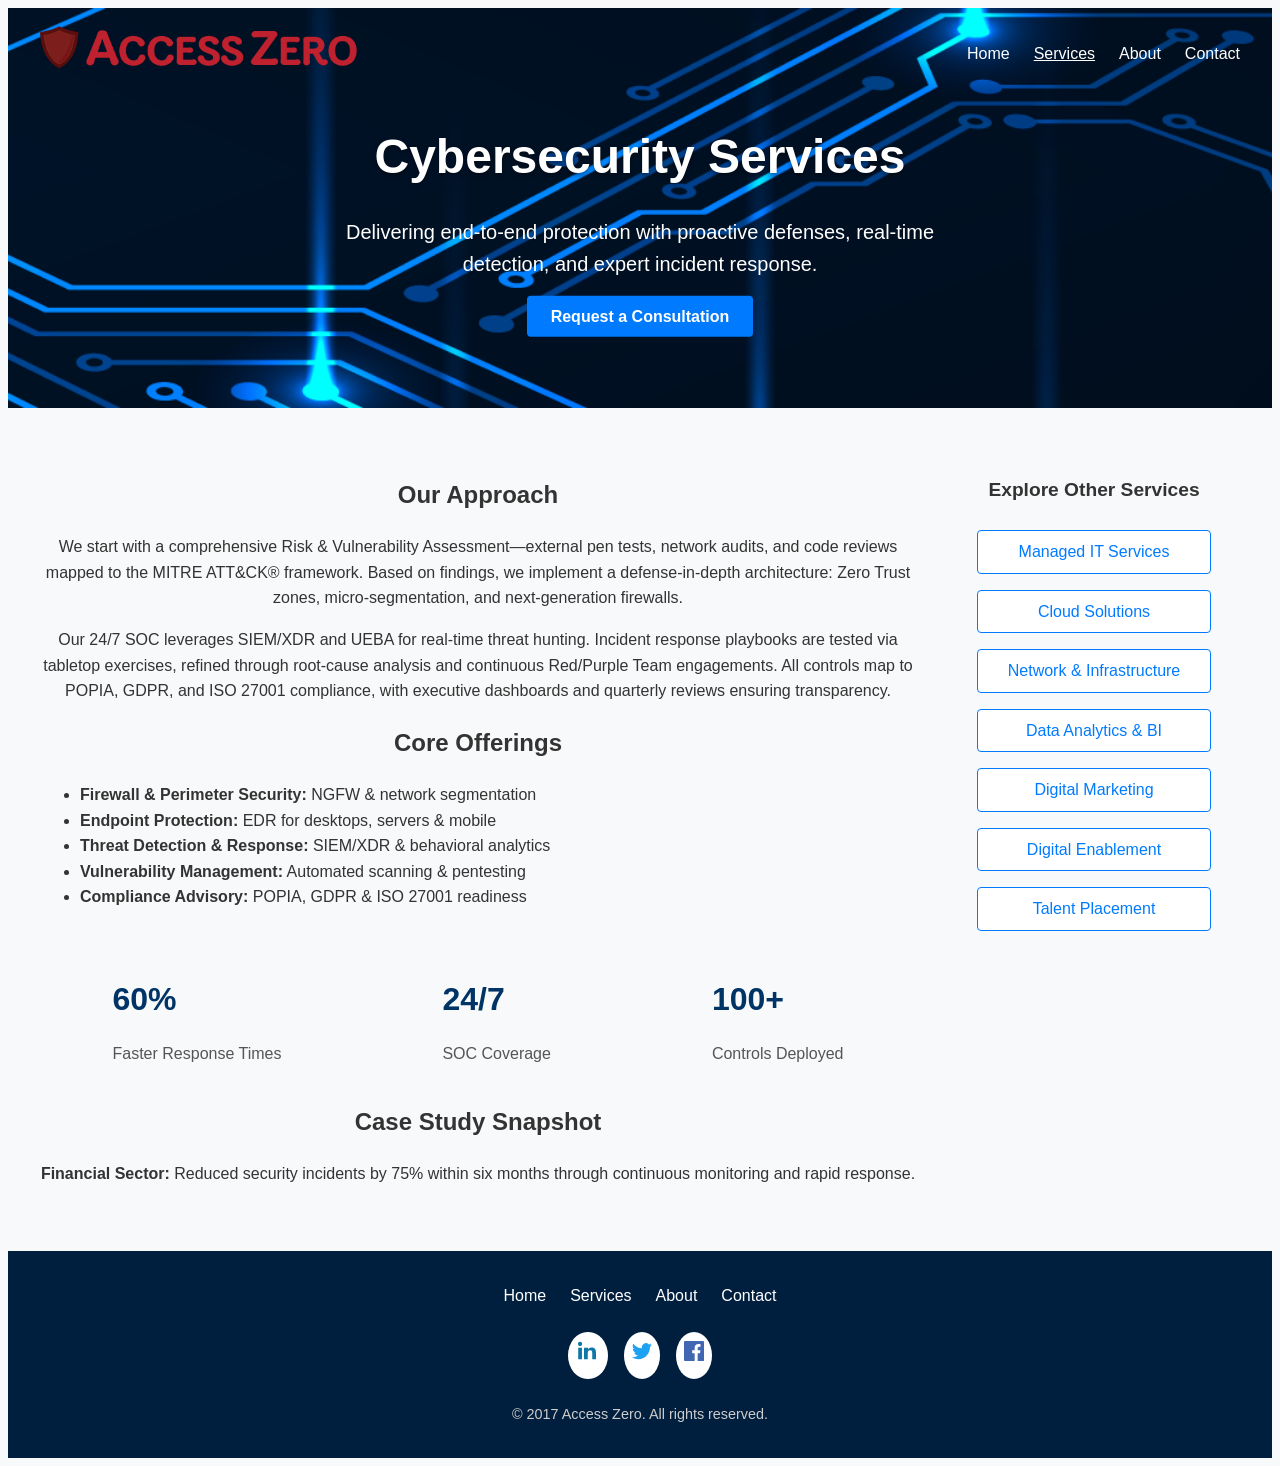
<file: cybersecurity.html>
<!DOCTYPE html>
<html lang="en">
<head>
  <meta charset="UTF-8" />
  <meta name="viewport" content="width=device-width, initial-scale=1" />

  <!-- 1. Title & Description -->
  <title>Access Zero – Cybersecurity Services</title>
  <meta name="description"
        content="Access Zero delivers end-to-end cybersecurity services with proactive defenses, real-time detection, and expert incident response—tailored for South African enterprises." />
  <meta name="keywords"
        content="Access Zero, cybersecurity services, South Africa, SOC, SIEM, threat detection, incident response, security consulting" />

  <!-- 2. Canonical URL -->
  <link rel="canonical" href="https://yourdomain.com/cybersecurity.html" />

  <!-- 3. Open Graph -->
  <meta property="og:title" content="Access Zero – Cybersecurity Services" />
  <meta property="og:description"
        content="Access Zero delivers end-to-end cybersecurity services with proactive defenses, real-time detection, and expert incident response—tailored for South African enterprises." />
  <meta property="og:type" content="website" />
  <meta property="og:url" content="https://yourdomain.com/cybersecurity.html" />
  <meta property="og:image" content="https://yourdomain.com/assets/images/bannerimage_1.png" />

  <!-- 4. Twitter Card -->
  <meta name="twitter:card" content="summary_large_image" />
  <meta name="twitter:title" content="Access Zero – Cybersecurity Services" />
  <meta name="twitter:description"
        content="Access Zero delivers end-to-end cybersecurity services with proactive defenses, real-time detection, and expert incident response—tailored for South African enterprises." />
  <meta name="twitter:image" content="https://yourdomain.com/assets/images/bannerimage_1.png" />

  <!-- 5. Favicon -->
  <link rel="icon" href="assets/images/favicon.ico" type="image/x-icon" />

  <!-- Shared stylesheet -->
  <link rel="stylesheet" href="assets/css/common.css" />

  <!-- Page-specific overrides -->
  <style>
    /* Responsive logo */
    .logo {
      height: clamp(40px, 5vw, 60px);
    }

    .banner-container {
      position: relative;
      width: 100%;
      height: 400px;
      overflow: hidden;
    }

    .banner-container .banner-img {
      width: 100%;
      height: 100%;
      object-fit: cover;
      display: block;
    }

    .banner-container > header {
      position: absolute;
      top: 1rem; left: 2rem; right: 2rem;
      display: flex;
      align-items: center;
      justify-content: space-between;
      background: transparent;
      z-index: 2;
    }

    .banner-container nav ul {
      list-style: none;
      display: flex;
      gap: 1.5rem;
      padding: 0;
      margin: 0;
    }

    .banner-container nav a {
      color: white;
      text-decoration: none;
      font-weight: 500;
    }

    .banner-container nav a.active {
      text-decoration: underline;
    }

    .banner-text {
      position: absolute;
      top: 50%;
      left: 50%;
      transform: translate(-50%, -50%);
      text-align: center;
      color: white;
      z-index: 3;
    }

    .banner-text h1 {
      font-size: clamp(2rem, 5vw, 3rem);
      margin-bottom: 1rem;
      text-shadow: 0 2px 4px rgba(0,0,0,0.4);
    }

    .banner-text p {
      font-size: clamp(1rem, 3vw, 1.25rem);
      margin-bottom: 1.5rem;
      max-width: 700px;
      margin-inline: auto;
    }

    .btn-primary {
      background-color: #007bff;
      color: white;
      padding: 0.75rem 1.5rem;
      text-decoration: none;
      border-radius: 4px;
      font-weight: 600;
    }

    .content {
      display: flex;
      flex-wrap: wrap;
      max-width: 1200px;
      margin: 3rem auto;
      gap: 2rem;
      padding: 0 1rem;
    }

    main {
      flex: 3;
    }

    aside.sidebar {
      flex: 1;
      display: flex;
      flex-direction: column;
      align-items: center;
    }

    .sidebar h3 {
      font-size: 1.2rem;
      margin-bottom: 1rem;
    }

    .btn-secondary {
      display: block;
      background: white;
      color: #007bff;
      border: 1px solid #007bff;
      padding: 0.5rem 1rem;
      border-radius: 4px;
      text-decoration: none;
      margin: 0.5rem 0;
      text-align: center;
      font-weight: 500;
      width: 100%;
      max-width: 200px;
    }

    .btn-secondary:hover {
      background: #007bff;
      color: white;
    }

    .section h2,
    .section p {
      text-align: center;
    }

    .metrics {
      display: flex;
      justify-content: space-around;
      gap: 1rem;
      margin-top: 2rem;
    }

    .metric h3 {
      font-size: 2rem;
      color: #003366;
      margin-bottom: 0.25rem;
    }

    .metric p {
      font-size: 1rem;
      color: #555;
    }
  </style>
</head>
<body>

  <!-- Banner + Header -->
  <div class="banner-container">
    <img src="assets/images/bannerimage_1.png"
         alt="Cybersecurity Banner"
         class="banner-img" />
    <header>
      <img src="assets/images/Logo.png"
           alt="Access Zero Logo"
           class="logo" />
      <nav>
        <ul>
          <li><a href="index.html">Home</a></li>
          <li><a href="services.html" class="active">Services</a></li>
          <li><a href="about.html">About</a></li>
          <li><a href="contact.html">Contact</a></li>
        </ul>
      </nav>
    </header>
    <div class="banner-text">
      <h1>Cybersecurity Services</h1>
      <p>Delivering end-to-end protection with proactive defenses, real-time detection, and expert incident response.</p>
      <a href="contact.html" class="btn-primary">Request a Consultation</a>
    </div>
  </div>

  <!-- Main Content -->
  <div class="content">
    <main>
      <section class="section">
        <h2>Our Approach</h2>
        <p>We start with a comprehensive Risk &amp; Vulnerability Assessment—external pen tests, network audits, and code reviews mapped to the MITRE ATT&amp;CK® framework. Based on findings, we implement a defense-in-depth architecture: Zero Trust zones, micro-segmentation, and next-generation firewalls.</p>
        <p>Our 24/7 SOC leverages SIEM/XDR and UEBA for real-time threat hunting. Incident response playbooks are tested via tabletop exercises, refined through root-cause analysis and continuous Red/Purple Team engagements. All controls map to POPIA, GDPR, and ISO 27001 compliance, with executive dashboards and quarterly reviews ensuring transparency.</p>
      </section>

      <section class="section">
        <h2>Core Offerings</h2>
        <ul>
          <li><strong>Firewall &amp; Perimeter Security:</strong> NGFW &amp; network segmentation</li>
          <li><strong>Endpoint Protection:</strong> EDR for desktops, servers &amp; mobile</li>
          <li><strong>Threat Detection &amp; Response:</strong> SIEM/XDR &amp; behavioral analytics</li>
          <li><strong>Vulnerability Management:</strong> Automated scanning &amp; pentesting</li>
          <li><strong>Compliance Advisory:</strong> POPIA, GDPR &amp; ISO 27001 readiness</li>
        </ul>
      </section>

      <section class="metrics">
        <div class="metric"><h3>60%</h3><p>Faster Response Times</p></div>
        <div class="metric"><h3>24/7</h3><p>SOC Coverage</p></div>
        <div class="metric"><h3>100+</h3><p>Controls Deployed</p></div>
      </section>

      <section class="section">
        <h2>Case Study Snapshot</h2>
        <p><strong>Financial Sector:</strong> Reduced security incidents by 75% within six months through continuous monitoring and rapid response.</p>
      </section>
    </main>

    <aside class="sidebar">
      <h3>Explore Other Services</h3>
      <a href="managed-it.html" class="btn-secondary">Managed IT Services</a>
      <a href="cloud.html" class="btn-secondary">Cloud Solutions</a>
      <a href="network.html" class="btn-secondary">Network &amp; Infrastructure</a>
      <a href="analytics.html" class="btn-secondary">Data Analytics &amp; BI</a>
      <a href="marketing.html" class="btn-secondary">Digital Marketing</a>
      <a href="enablement.html" class="btn-secondary">Digital Enablement</a>
      <a href="talent.html" class="btn-secondary">Talent Placement</a>
    </aside>
  </div>

  <!-- Shared Footer -->
  <div id="site-footer"></div>
  <script>
    fetch("footer.html")
      .then(r => r.text())
      .then(html => document.getElementById("site-footer").outerHTML = html);
  </script>

</body>
</html>
</file>
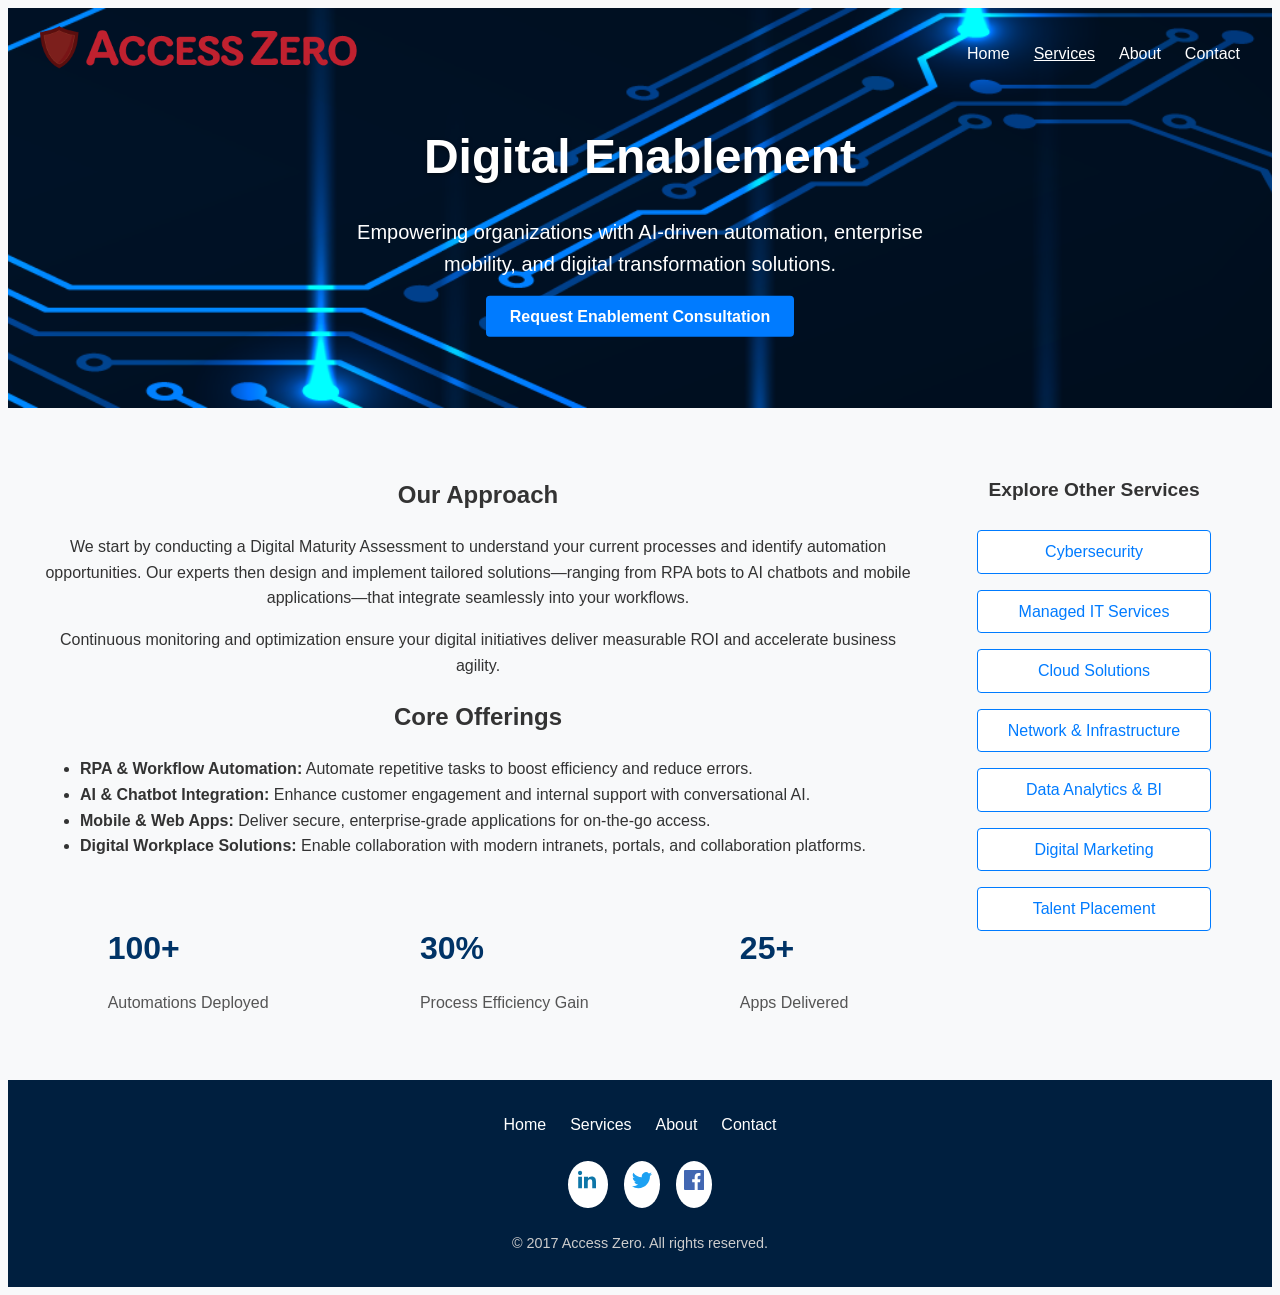
<file: enablement.html>
<!DOCTYPE html>
<html lang="en">
<head>
  <meta charset="UTF-8" />
  <meta name="viewport" content="width=device-width, initial-scale=1" />

  <!-- 1. Title & Description -->
  <title>Access Zero – Digital Enablement</title>
  <meta name="description"
        content="Access Zero empowers organizations with AI-driven automation, enterprise mobility, and digital transformation solutions—delivering measurable ROI and business agility." />
  <meta name="keywords"
        content="Access Zero, digital enablement, RPA, workflow automation, AI chatbots, mobile apps, digital workplace, South Africa" />

  <!-- 2. Canonical URL -->
  <link rel="canonical" href="https://yourdomain.com/enablement.html" />

  <!-- 3. Open Graph -->
  <meta property="og:title" content="Access Zero – Digital Enablement" />
  <meta property="og:description"
        content="Access Zero empowers organizations with AI-driven automation, enterprise mobility, and digital transformation solutions—delivering measurable ROI and business agility." />
  <meta property="og:type" content="website" />
  <meta property="og:url" content="https://yourdomain.com/enablement.html" />
  <meta property="og:image" content="https://yourdomain.com/assets/images/bannerimage_1.png" />

  <!-- 4. Twitter Card -->
  <meta name="twitter:card" content="summary_large_image" />
  <meta name="twitter:title" content="Access Zero – Digital Enablement" />
  <meta name="twitter:description"
        content="Access Zero empowers organizations with AI-driven automation, enterprise mobility, and digital transformation solutions—delivering measurable ROI and business agility." />
  <meta name="twitter:image" content="https://yourdomain.com/assets/images/bannerimage_1.png" />

  <!-- 5. Favicon -->
  <link rel="icon" href="assets/images/favicon.ico" type="image/x-icon" />

  <!-- Shared stylesheet -->
  <link rel="stylesheet" href="assets/css/common.css" />

  <!-- Page-specific overrides -->
  <style>
    .logo {
      height: clamp(40px, 5vw, 60px);
    }
    .banner-container {
      position: relative;
      width: 100%;
      height: 400px;
      overflow: hidden;
    }
    .banner-img {
      width: 100%;
      height: 100%;
      object-fit: cover;
      display: block;
    }
    .banner-container > header {
      position: absolute;
      top: 1rem;
      left: 2rem;
      right: 2rem;
      display: flex;
      align-items: center;
      justify-content: space-between;
      background: transparent;
      z-index: 2;
    }
    .banner-container nav ul {
      list-style: none;
      display: flex;
      gap: 1.5rem;
      padding: 0;
      margin: 0;
    }
    .banner-container nav a {
      color: white;
      text-decoration: none;
      font-weight: 500;
    }
    .banner-container nav a.active {
      text-decoration: underline;
    }
    .banner-text {
      position: absolute;
      top: 50%;
      left: 50%;
      transform: translate(-50%, -50%);
      text-align: center;
      color: white;
      z-index: 3;
    }
    .banner-text h1 {
      font-size: clamp(2rem, 5vw, 3rem);
      margin-bottom: 1rem;
      text-shadow: 0 2px 4px rgba(0,0,0,0.4);
    }
    .banner-text p {
      font-size: clamp(1rem, 3vw, 1.25rem);
      margin-bottom: 1.5rem;
      max-width: 700px;
      margin-inline: auto;
    }
    .btn-primary {
      background-color: #007bff;
      color: white;
      padding: 0.75rem 1.5rem;
      text-decoration: none;
      border-radius: 4px;
      font-weight: 600;
    }
    .content {
      display: flex;
      flex-wrap: wrap;
      max-width: 1200px;
      margin: 3rem auto;
      gap: 2rem;
      padding: 0 1rem;
    }
    main {
      flex: 3;
    }
    aside.sidebar {
      flex: 1;
      display: flex;
      flex-direction: column;
      align-items: center;
    }
    .sidebar h3 {
      font-size: 1.2rem;
      margin-bottom: 1rem;
    }
    .btn-secondary {
      display: block;
      background: white;
      color: #007bff;
      border: 1px solid #007bff;
      padding: 0.5rem 1rem;
      border-radius: 4px;
      text-decoration: none;
      margin: 0.5rem 0;
      text-align: center;
      font-weight: 500;
      width: 100%;
      max-width: 200px;
    }
    .btn-secondary:hover {
      background: #007bff;
      color: white;
    }
    .section h2,
    .section p {
      text-align: center;
    }
    .metrics {
      display: flex;
      justify-content: space-around;
      gap: 1rem;
      margin-top: 2rem;
    }
    .metric h3 {
      font-size: 2rem;
      color: #003366;
      margin-bottom: 0.25rem;
    }
    .metric p {
      font-size: 1rem;
      color: #555;
    }
  </style>
</head>
<body>
  <div class="banner-container">
    <img src="assets/images/bannerimage_1.png"
         alt="Digital Enablement Banner"
         class="banner-img" />
    <header>
      <img src="assets/images/Logo.png"
           alt="Access Zero Logo"
           class="logo" />
      <nav>
        <ul>
          <li><a href="index.html">Home</a></li>
          <li><a href="services.html" class="active">Services</a></li>
          <li><a href="about.html">About</a></li>
          <li><a href="contact.html">Contact</a></li>
        </ul>
      </nav>
    </header>
    <div class="banner-text">
      <h1>Digital Enablement</h1>
      <p>Empowering organizations with AI-driven automation, enterprise mobility, and digital transformation solutions.</p>
      <a href="contact.html" class="btn-primary">Request Enablement Consultation</a>
    </div>
  </div>

  <div class="content">
    <main>
      <section class="section">
        <h2>Our Approach</h2>
        <p>We start by conducting a Digital Maturity Assessment to understand your current processes and identify automation opportunities. Our experts then design and implement tailored solutions—ranging from RPA bots to AI chatbots and mobile applications—that integrate seamlessly into your workflows.</p>
        <p>Continuous monitoring and optimization ensure your digital initiatives deliver measurable ROI and accelerate business agility.</p>
      </section>

      <section class="section">
        <h2>Core Offerings</h2>
        <ul>
          <li><strong>RPA & Workflow Automation:</strong> Automate repetitive tasks to boost efficiency and reduce errors.</li>
          <li><strong>AI & Chatbot Integration:</strong> Enhance customer engagement and internal support with conversational AI.</li>
          <li><strong>Mobile & Web Apps:</strong> Deliver secure, enterprise-grade applications for on-the-go access.</li>
          <li><strong>Digital Workplace Solutions:</strong> Enable collaboration with modern intranets, portals, and collaboration platforms.</li>
        </ul>
      </section>

      <section class="metrics">
        <div class="metric"><h3>100+</h3><p>Automations Deployed</p></div>
        <div class="metric"><h3>30%</h3><p>Process Efficiency Gain</p></div>
        <div class="metric"><h3>25+</h3><p>Apps Delivered</p></div>
      </section>
    </main>

    <aside class="sidebar">
      <h3>Explore Other Services</h3>
      <a href="cybersecurity.html" class="btn-secondary">Cybersecurity</a>
      <a href="managed-it.html" class="btn-secondary">Managed IT Services</a>
      <a href="cloud.html" class="btn-secondary">Cloud Solutions</a>
      <a href="network.html" class="btn-secondary">Network &amp; Infrastructure</a>
      <a href="analytics.html" class="btn-secondary">Data Analytics &amp; BI</a>
      <a href="marketing.html" class="btn-secondary">Digital Marketing</a>
      <a href="talent.html" class="btn-secondary">Talent Placement</a>
    </aside>
  </div>

  <!-- Shared Footer -->
  <div id="site-footer"></div>
  <script>
    fetch("footer.html")
      .then(r => r.text())
      .then(html => document.getElementById("site-footer").outerHTML = html);
  </script>
</body>
</html>
</file>
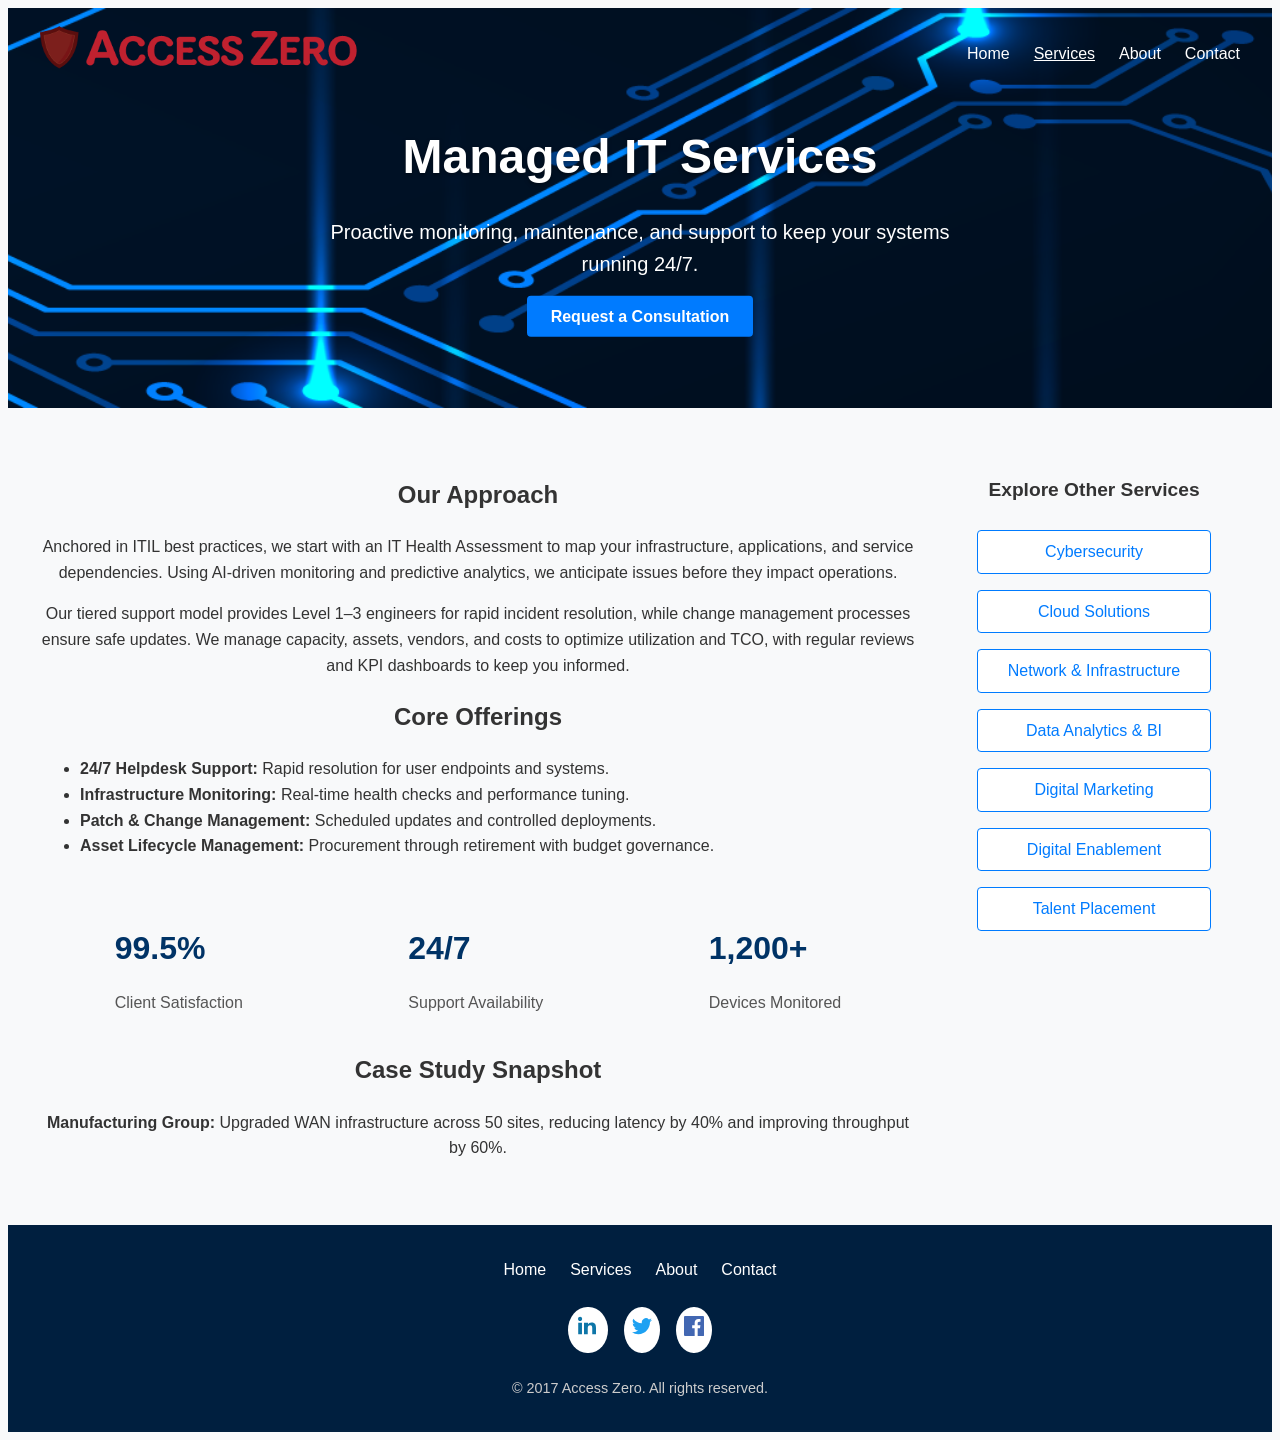
<file: managed-it.html>
<!DOCTYPE html>
<html lang="en">
<head>
  <meta charset="UTF-8" />
  <meta name="viewport" content="width=device-width, initial-scale=1" />

  <!-- 1. Title & Description -->
  <title>Access Zero – Managed IT Services</title>
  <meta name="description"
        content="Access Zero’s Managed IT Services deliver 24/7 proactive monitoring, IT health assessments, helpdesk support, patch management, and asset lifecycle management to ensure optimal system performance and reliability." />
  <meta name="keywords"
        content="Access Zero, managed IT services, proactive monitoring, 24/7 helpdesk support, IT health assessment, patch management, asset lifecycle management, South Africa" />

  <!-- 2. Canonical URL -->
  <link rel="canonical" href="https://yourdomain.com/managed-it.html" />

  <!-- 3. Open Graph -->
  <meta property="og:title" content="Access Zero – Managed IT Services" />
  <meta property="og:description"
        content="Access Zero’s Managed IT Services deliver 24/7 proactive monitoring, IT health assessments, helpdesk support, patch management, and asset lifecycle management to ensure optimal system performance and reliability." />
  <meta property="og:type" content="website" />
  <meta property="og:url" content="https://yourdomain.com/managed-it.html" />
  <meta property="og:image" content="https://yourdomain.com/assets/images/bannerimage_1.png" />

  <!-- 4. Twitter Card -->
  <meta name="twitter:card" content="summary_large_image" />
  <meta name="twitter:title" content="Access Zero – Managed IT Services" />
  <meta name="twitter:description"
        content="Access Zero’s Managed IT Services deliver 24/7 proactive monitoring, IT health assessments, helpdesk support, patch management, and asset lifecycle management to ensure optimal system performance and reliability." />
  <meta name="twitter:image" content="https://yourdomain.com/assets/images/bannerimage_1.png" />

  <!-- 5. Favicon -->
  <link rel="icon" href="assets/images/favicon.ico" type="image/x-icon" />

  <!-- Shared stylesheet -->
  <link rel="stylesheet" href="assets/css/common.css" />

  <!-- Page-specific overrides -->
  <style>
    .logo {
      height: clamp(40px, 5vw, 60px);
    }
    .banner-container {
      position: relative;
      width: 100%;
      height: 400px;
      overflow: hidden;
    }
    .banner-img {
      width: 100%;
      height: 100%;
      object-fit: cover;
      display: block;
    }
    .banner-container > header {
      position: absolute;
      top: 1rem; left: 2rem; right: 2rem;
      display: flex;
      align-items: center;
      justify-content: space-between;
      background: transparent;
      z-index: 2;
    }
    .banner-container nav ul {
      list-style: none;
      display: flex;
      gap: 1.5rem;
      padding: 0;
      margin: 0;
    }
    .banner-container nav a {
      color: white;
      text-decoration: none;
      font-weight: 500;
    }
    .banner-container nav a.active {
      text-decoration: underline;
    }
    .banner-text {
      position: absolute;
      top: 50%;
      left: 50%;
      transform: translate(-50%, -50%);
      text-align: center;
      color: white;
      z-index: 3;
    }
    .banner-text h1 {
      font-size: clamp(2rem, 5vw, 3rem);
      margin-bottom: 1rem;
      text-shadow: 0 2px 4px rgba(0,0,0,0.4);
    }
    .banner-text p {
      font-size: clamp(1rem, 3vw, 1.25rem);
      margin-bottom: 1.5rem;
      max-width: 700px;
      margin-inline: auto;
    }
    .btn-primary {
      background-color: #007bff;
      color: white;
      padding: 0.75rem 1.5rem;
      text-decoration: none;
      border-radius: 4px;
      font-weight: 600;
    }
    .content {
      display: flex;
      flex-wrap: wrap;
      max-width: 1200px;
      margin: 3rem auto;
      gap: 2rem;
      padding: 0 1rem;
    }
    main {
      flex: 3;
    }
    aside.sidebar {
      flex: 1;
      display: flex;
      flex-direction: column;
      align-items: center;
    }
    .sidebar h3 {
      font-size: 1.2rem;
      margin-bottom: 1rem;
    }
    .btn-secondary {
      display: block;
      background: white;
      color: #007bff;
      border: 1px solid #007bff;
      padding: 0.5rem 1rem;
      border-radius: 4px;
      text-decoration: none;
      margin: 0.5rem 0;
      text-align: center;
      font-weight: 500;
      width: 100%;
      max-width: 200px;
    }
    .btn-secondary:hover {
      background: #007bff;
      color: white;
    }
    .section h2, .section p {
      text-align: center;
    }
    .metrics {
      display: flex;
      justify-content: space-around;
      gap: 1rem;
      margin-top: 2rem;
    }
    .metric h3 {
      font-size: 2rem;
      color: #003366;
      margin-bottom: 0.25rem;
    }
    .metric p {
      font-size: 1rem;
      color: #555;
    }
  </style>
</head>
<body>

  <!-- Banner -->
  <div class="banner-container">
    <img src="assets/images/bannerimage_1.png" alt="Managed IT Banner" class="banner-img" />
    <header>
      <img src="assets/images/Logo.png" alt="Access Zero Logo" class="logo" />
      <nav>
        <ul>
          <li><a href="index.html">Home</a></li>
          <li><a href="services.html" class="active">Services</a></li>
          <li><a href="about.html">About</a></li>
          <li><a href="contact.html">Contact</a></li>
        </ul>
      </nav>
    </header>
    <div class="banner-text">
      <h1>Managed IT Services</h1>
      <p>Proactive monitoring, maintenance, and support to keep your systems running 24/7.</p>
      <a href="contact.html" class="btn-primary">Request a Consultation</a>
    </div>
  </div>

  <!-- Main Content -->
  <div class="content">
    <main>
      <section class="section">
        <h2>Our Approach</h2>
        <p>Anchored in ITIL best practices, we start with an IT Health Assessment to map your infrastructure, applications, and service dependencies. Using AI-driven monitoring and predictive analytics, we anticipate issues before they impact operations.</p>
        <p>Our tiered support model provides Level 1–3 engineers for rapid incident resolution, while change management processes ensure safe updates. We manage capacity, assets, vendors, and costs to optimize utilization and TCO, with regular reviews and KPI dashboards to keep you informed.</p>
      </section>

      <section class="section">
        <h2>Core Offerings</h2>
        <ul>
          <li><strong>24/7 Helpdesk Support:</strong> Rapid resolution for user endpoints and systems.</li>
          <li><strong>Infrastructure Monitoring:</strong> Real-time health checks and performance tuning.</li>
          <li><strong>Patch & Change Management:</strong> Scheduled updates and controlled deployments.</li>
          <li><strong>Asset Lifecycle Management:</strong> Procurement through retirement with budget governance.</li>
        </ul>
      </section>

      <section class="metrics">
        <div class="metric"><h3>99.5%</h3><p>Client Satisfaction</p></div>
        <div class="metric"><h3>24/7</h3><p>Support Availability</p></div>
        <div class="metric"><h3>1,200+</h3><p>Devices Monitored</p></div>
      </section>

      <section class="section">
        <h2>Case Study Snapshot</h2>
        <p><strong>Manufacturing Group:</strong> Upgraded WAN infrastructure across 50 sites, reducing latency by 40% and improving throughput by 60%.</p>
      </section>
    </main>

    <aside class="sidebar">
      <h3>Explore Other Services</h3>
      <a href="cybersecurity.html" class="btn-secondary">Cybersecurity</a>
      <a href="cloud.html" class="btn-secondary">Cloud Solutions</a>
      <a href="network.html" class="btn-secondary">Network &amp; Infrastructure</a>
      <a href="analytics.html" class="btn-secondary">Data Analytics &amp; BI</a>
      <a href="marketing.html" class="btn-secondary">Digital Marketing</a>
      <a href="enablement.html" class="btn-secondary">Digital Enablement</a>
      <a href="talent.html" class="btn-secondary">Talent Placement</a>
    </aside>
  </div>

  <!-- Shared Footer -->
  <div id="site-footer"></div>
  <script>
    fetch("footer.html")
      .then(r => r.text())
      .then(html => document.getElementById("site-footer").outerHTML = html);
  </script>

</body>
</html>
</file>
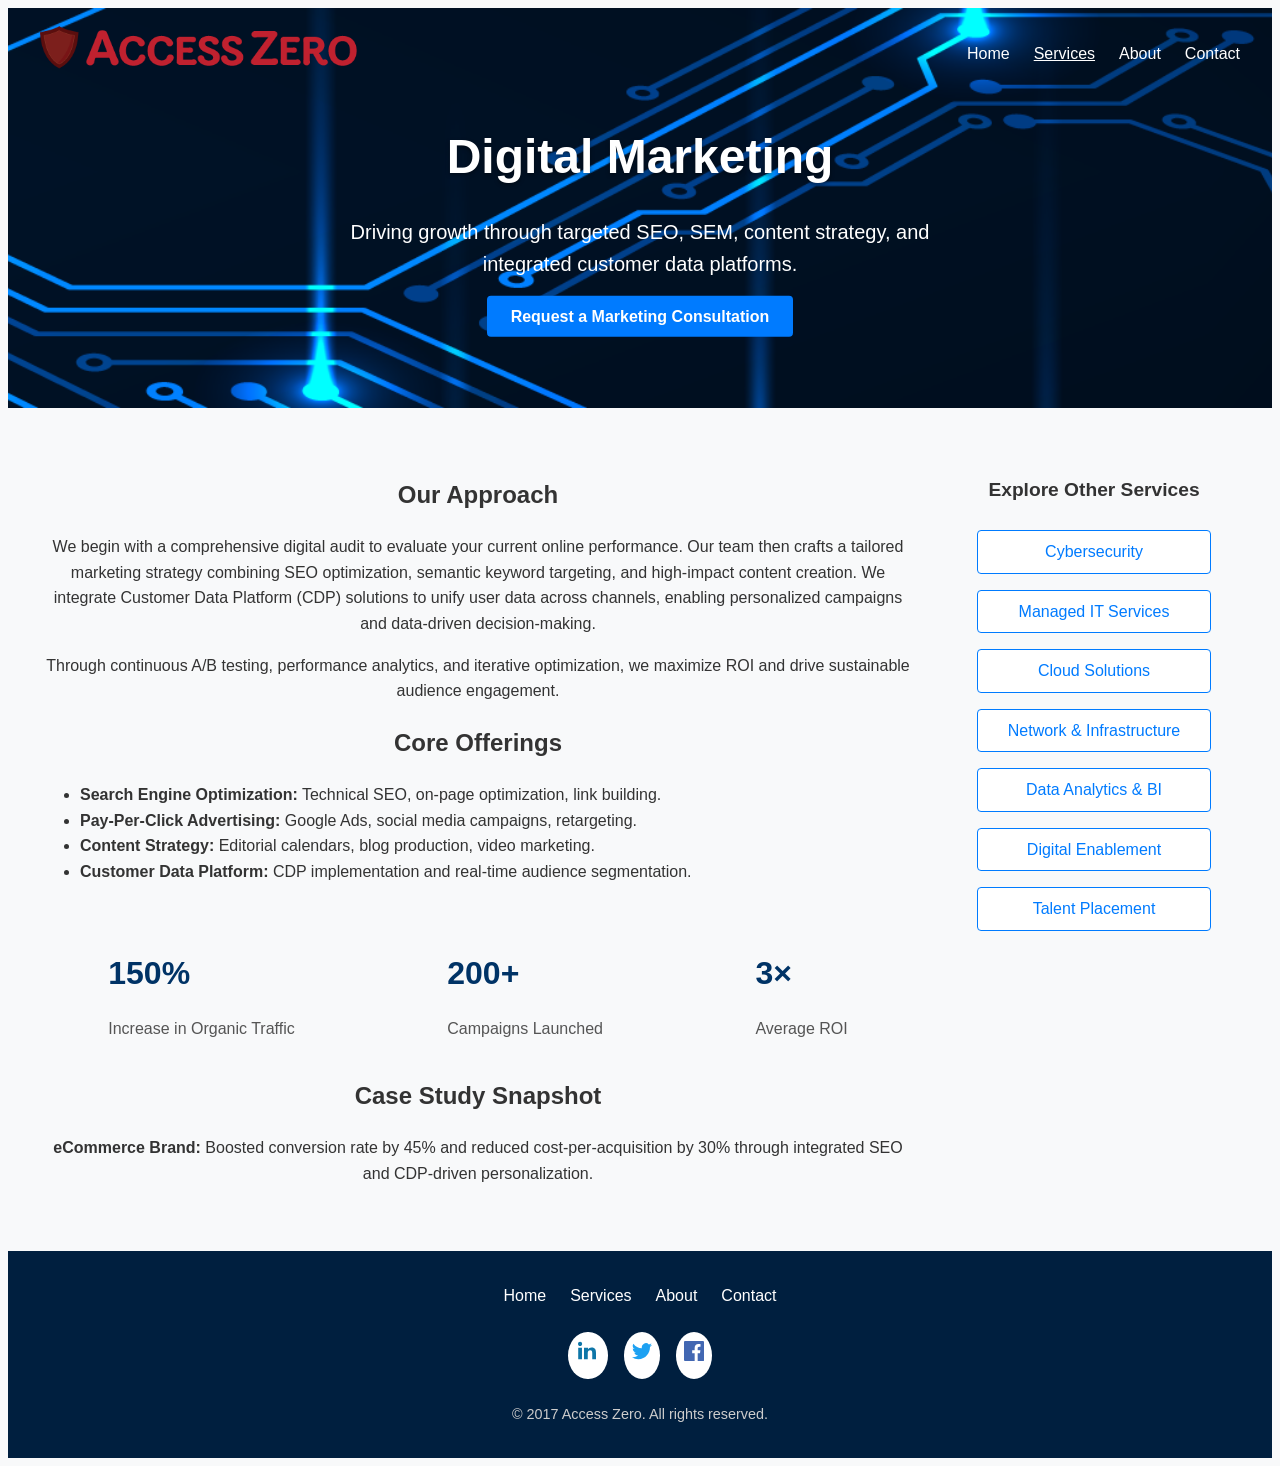
<file: marketing.html>
<!DOCTYPE html>
<html lang="en">
<head>
  <meta charset="UTF-8" />
  <meta name="viewport" content="width=device-width, initial-scale=1" />

  <!-- 1. Title & Description -->
  <title>Access Zero – Digital Marketing</title>
  <meta name="description"
        content="Drive growth with Access Zero’s digital marketing services: SEO, SEM, content strategy, and unified customer data platforms for measurable ROI." />
  <meta name="keywords"
        content="Access Zero, digital marketing, SEO, SEM, content strategy, customer data platform, CDP, South Africa" />

  <!-- 2. Canonical URL -->
  <link rel="canonical" href="https://yourdomain.com/marketing.html" />

  <!-- 3. Open Graph -->
  <meta property="og:title" content="Access Zero – Digital Marketing" />
  <meta property="og:description"
        content="Drive growth with Access Zero’s digital marketing services: SEO, SEM, content strategy, and unified customer data platforms for measurable ROI." />
  <meta property="og:type" content="website" />
  <meta property="og:url" content="https://yourdomain.com/marketing.html" />
  <meta property="og:image" content="https://yourdomain.com/assets/images/bannerimage_1.png" />

  <!-- 4. Twitter Card -->
  <meta name="twitter:card" content="summary_large_image" />
  <meta name="twitter:title" content="Access Zero – Digital Marketing" />
  <meta name="twitter:description"
        content="Drive growth with Access Zero’s digital marketing services: SEO, SEM, content strategy, and unified customer data platforms for measurable ROI." />
  <meta name="twitter:image" content="https://yourdomain.com/assets/images/bannerimage_1.png" />

  <!-- 5. Favicon -->
  <link rel="icon" href="assets/images/favicon.ico" type="image/x-icon" />

  <!-- Shared stylesheet -->
  <link rel="stylesheet" href="assets/css/common.css" />

  <!-- Page-specific overrides -->
  <style>
    .logo {
      height: clamp(40px, 5vw, 60px);
    }
    .banner-container {
      position: relative;
      width: 100%;
      height: 400px;
      overflow: hidden;
    }
    .banner-img {
      width: 100%;
      height: 100%;
      object-fit: cover;
      display: block;
    }
    .banner-container > header {
      position: absolute;
      top: 1rem;
      left: 2rem;
      right: 2rem;
      display: flex;
      align-items: center;
      justify-content: space-between;
      background: transparent;
      z-index: 2;
    }
    .banner-container nav ul {
      list-style: none;
      display: flex;
      gap: 1.5rem;
      margin: 0;
      padding: 0;
    }
    .banner-container nav a {
      color: white;
      text-decoration: none;
      font-weight: 500;
    }
    .banner-container nav a.active {
      text-decoration: underline;
    }
    .banner-text {
      position: absolute;
      top: 50%;
      left: 50%;
      transform: translate(-50%, -50%);
      text-align: center;
      color: white;
      z-index: 3;
    }
    .banner-text h1 {
      font-size: clamp(2rem, 5vw, 3rem);
      margin-bottom: 1rem;
      text-shadow: 0 2px 4px rgba(0,0,0,0.4);
    }
    .banner-text p {
      font-size: clamp(1rem, 3vw, 1.25rem);
      margin-bottom: 1.5rem;
      max-width: 700px;
      margin-inline: auto;
    }
    .btn-primary {
      background-color: #007bff;
      color: white;
      padding: 0.75rem 1.5rem;
      text-decoration: none;
      border-radius: 4px;
      font-weight: 600;
    }
    .content {
      display: flex;
      flex-wrap: wrap;
      max-width: 1200px;
      margin: 3rem auto;
      gap: 2rem;
      padding: 0 1rem;
    }
    main {
      flex: 3;
    }
    aside.sidebar {
      flex: 1;
      display: flex;
      flex-direction: column;
      align-items: center;
    }
    .sidebar h3 {
      font-size: 1.2rem;
      margin-bottom: 1rem;
    }
    .btn-secondary {
      display: block;
      background: white;
      color: #007bff;
      border: 1px solid #007bff;
      padding: 0.5rem 1rem;
      border-radius: 4px;
      text-decoration: none;
      margin: 0.5rem 0;
      text-align: center;
      font-weight: 500;
      width: 100%;
      max-width: 200px;
    }
    .btn-secondary:hover {
      background: #007bff;
      color: white;
    }
    .section h2,
    .section p {
      text-align: center;
    }
    .metrics {
      display: flex;
      justify-content: space-around;
      gap: 1rem;
      margin-top: 2rem;
    }
    .metric h3 {
      font-size: 2rem;
      color: #003366;
      margin-bottom: 0.25rem;
    }
    .metric p {
      font-size: 1rem;
      color: #555;
    }
  </style>
</head>
<body>
  <div class="banner-container">
    <img src="assets/images/bannerimage_1.png" alt="Digital Marketing Banner" class="banner-img" />
    <header>
      <img src="assets/images/Logo.png" alt="Access Zero Logo" class="logo" />
      <nav>
        <ul>
          <li><a href="index.html">Home</a></li>
          <li><a href="services.html" class="active">Services</a></li>
          <li><a href="about.html">About</a></li>
          <li><a href="contact.html">Contact</a></li>
        </ul>
      </nav>
    </header>
    <div class="banner-text">
      <h1>Digital Marketing</h1>
      <p>Driving growth through targeted SEO, SEM, content strategy, and integrated customer data platforms.</p>
      <a href="contact.html" class="btn-primary">Request a Marketing Consultation</a>
    </div>
  </div>

  <div class="content">
    <main>
      <section class="section">
        <h2>Our Approach</h2>
        <p>We begin with a comprehensive digital audit to evaluate your current online performance. Our team then crafts a tailored marketing strategy combining SEO optimization, semantic keyword targeting, and high-impact content creation. We integrate Customer Data Platform (CDP) solutions to unify user data across channels, enabling personalized campaigns and data-driven decision-making.</p>
        <p>Through continuous A/B testing, performance analytics, and iterative optimization, we maximize ROI and drive sustainable audience engagement.</p>
      </section>

      <section class="section">
        <h2>Core Offerings</h2>
        <ul>
          <li><strong>Search Engine Optimization:</strong> Technical SEO, on-page optimization, link building.</li>
          <li><strong>Pay-Per-Click Advertising:</strong> Google Ads, social media campaigns, retargeting.</li>
          <li><strong>Content Strategy:</strong> Editorial calendars, blog production, video marketing.</li>
          <li><strong>Customer Data Platform:</strong> CDP implementation and real-time audience segmentation.</li>
        </ul>
      </section>

      <section class="metrics">
        <div class="metric"><h3>150%</h3><p>Increase in Organic Traffic</p></div>
        <div class="metric"><h3>200+</h3><p>Campaigns Launched</p></div>
        <div class="metric"><h3>3×</h3><p>Average ROI</p></div>
      </section>

      <section class="section">
        <h2>Case Study Snapshot</h2>
        <p><strong>eCommerce Brand:</strong> Boosted conversion rate by 45% and reduced cost-per-acquisition by 30% through integrated SEO and CDP-driven personalization.</p>
      </section>
    </main>

    <aside class="sidebar">
      <h3>Explore Other Services</h3>
      <a href="cybersecurity.html" class="btn-secondary">Cybersecurity</a>
      <a href="managed-it.html" class="btn-secondary">Managed IT Services</a>
      <a href="cloud.html" class="btn-secondary">Cloud Solutions</a>
      <a href="network.html" class="btn-secondary">Network &amp; Infrastructure</a>
      <a href="analytics.html" class="btn-secondary">Data Analytics &amp; BI</a>
      <a href="enablement.html" class="btn-secondary">Digital Enablement</a>
      <a href="talent.html" class="btn-secondary">Talent Placement</a>
    </aside>
  </div>

  <!-- Shared Footer -->
  <div id="site-footer"></div>
  <script>
    fetch("footer.html")
      .then(r => r.text())
      .then(html => document.getElementById("site-footer").outerHTML = html);
  </script>
</body>
</html>
</file>
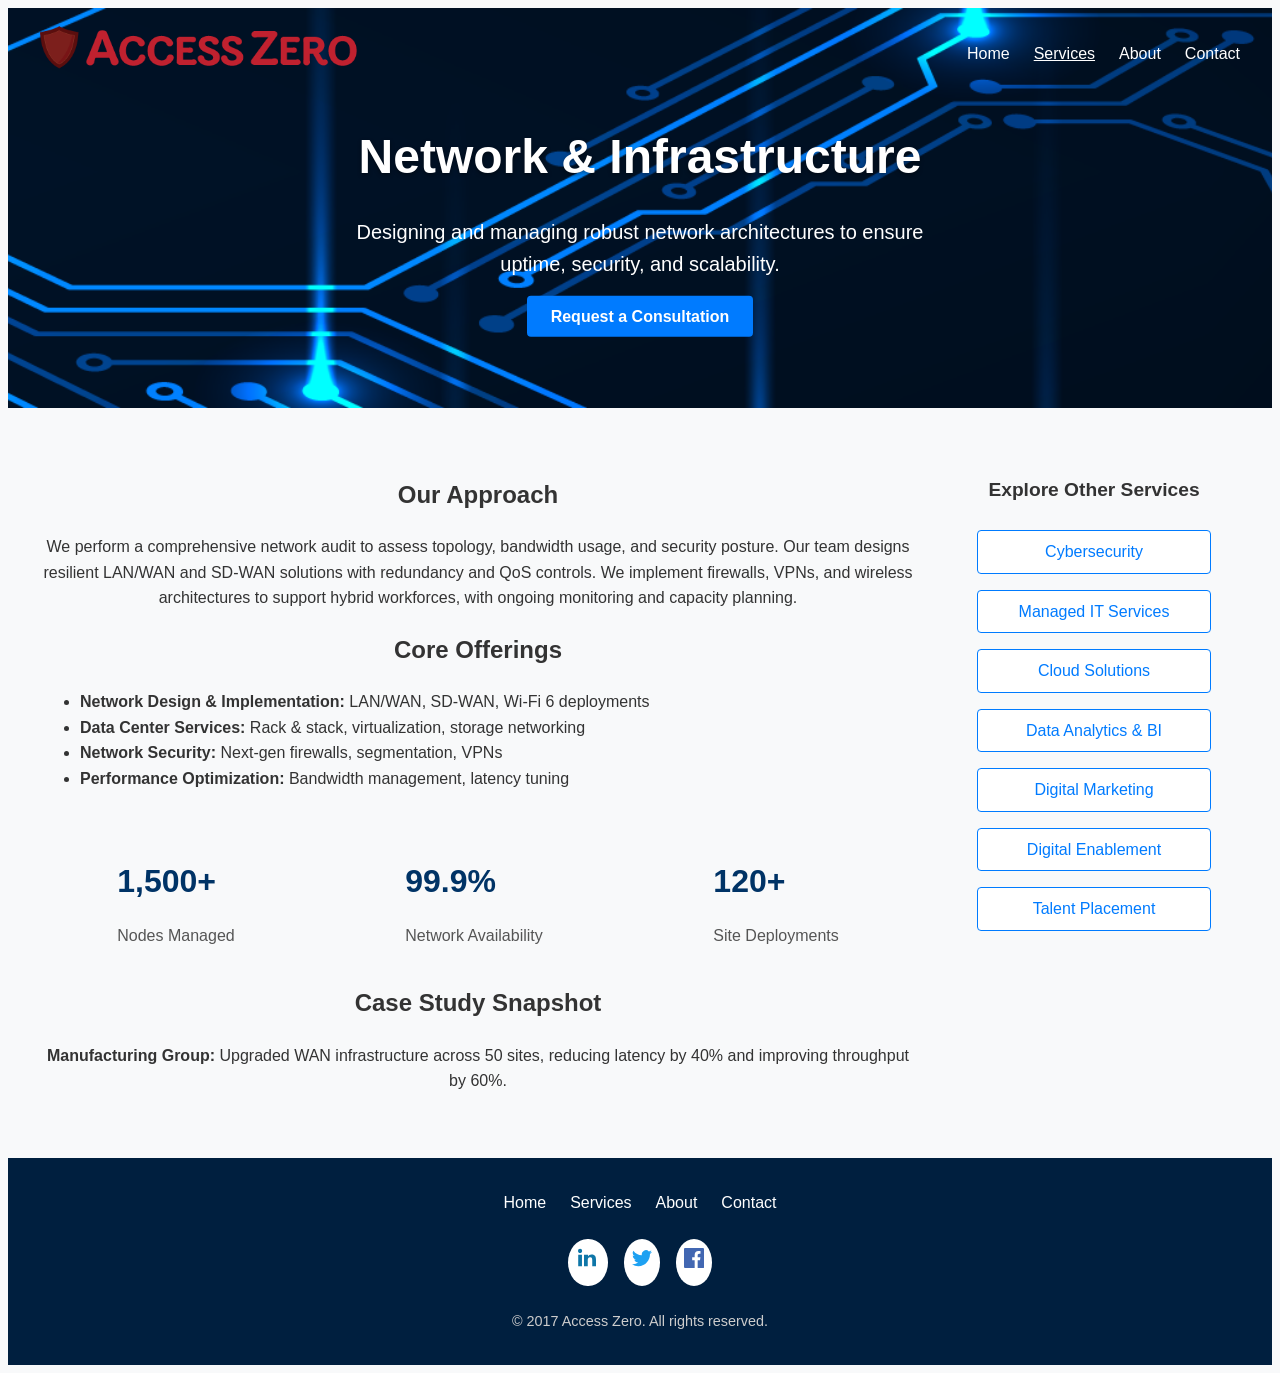
<file: network.html>
<!DOCTYPE html>
<html lang="en">
<head>
  <meta charset="UTF-8" />
  <meta name="viewport" content="width=device-width, initial-scale=1" />

  <!-- 1. Title & Description -->
  <title>Access Zero – Network &amp; Infrastructure</title>
  <meta name="description"
        content="Designing and managing robust network architectures to ensure uptime, security, and scalability for South African enterprises." />
  <meta name="keywords"
        content="Access Zero, network infrastructure, LAN, WAN, SD-WAN, Wi-Fi 6, network security, data center services, South Africa" />

  <!-- 2. Canonical URL -->
  <link rel="canonical" href="https://yourdomain.com/network.html" />

  <!-- 3. Open Graph -->
  <meta property="og:title" content="Access Zero – Network &amp; Infrastructure" />
  <meta property="og:description"
        content="Designing and managing robust network architectures to ensure uptime, security, and scalability for South African enterprises." />
  <meta property="og:type" content="website" />
  <meta property="og:url" content="https://yourdomain.com/network.html" />
  <meta property="og:image" content="https://yourdomain.com/assets/images/bannerimage_1.png" />

  <!-- 4. Twitter Card -->
  <meta name="twitter:card" content="summary_large_image" />
  <meta name="twitter:title" content="Access Zero – Network &amp; Infrastructure" />
  <meta name="twitter:description"
        content="Designing and managing robust network architectures to ensure uptime, security, and scalability for South African enterprises." />
  <meta name="twitter:image" content="https://yourdomain.com/assets/images/bannerimage_1.png" />

  <!-- 5. Favicon -->
  <link rel="icon" href="assets/images/favicon.ico" type="image/x-icon" />

  <!-- Shared stylesheet -->
  <link rel="stylesheet" href="assets/css/common.css" />

  <!-- Page-specific overrides -->
  <style>
    .logo {
      height: clamp(40px, 5vw, 60px);
    }
    .banner-container {
      position: relative;
      width: 100%;
      height: 400px;
      overflow: hidden;
    }
    .banner-img {
      width: 100%;
      height: 100%;
      object-fit: cover;
      display: block;
    }
    .banner-container > header {
      position: absolute;
      top: 1rem; left: 2rem; right: 2rem;
      display: flex;
      align-items: center;
      justify-content: space-between;
      background: transparent;
      z-index: 2;
    }
    .banner-container nav ul {
      list-style: none;
      display: flex;
      gap: 1.5rem;
      padding: 0;
      margin: 0;
    }
    .banner-container nav a {
      color: white;
      text-decoration: none;
      font-weight: 500;
    }
    .banner-container nav a.active {
      text-decoration: underline;
    }
    .banner-text {
      position: absolute;
      top: 50%;
      left: 50%;
      transform: translate(-50%, -50%);
      text-align: center;
      color: white;
      z-index: 3;
    }
    .banner-text h1 {
      font-size: clamp(2rem, 5vw, 3rem);
      margin-bottom: 1rem;
      text-shadow: 0 2px 4px rgba(0,0,0,0.4);
    }
    .banner-text p {
      font-size: clamp(1rem, 3vw, 1.25rem);
      margin-bottom: 1.5rem;
      max-width: 700px;
      margin-inline: auto;
    }
    .btn-primary {
      background-color: #007bff;
      color: white;
      padding: 0.75rem 1.5rem;
      text-decoration: none;
      border-radius: 4px;
      font-weight: 600;
    }
    .content {
      display: flex;
      flex-wrap: wrap;
      max-width: 1200px;
      margin: 3rem auto;
      gap: 2rem;
      padding: 0 1rem;
    }
    main {
      flex: 3;
    }
    aside.sidebar {
      flex: 1;
      display: flex;
      flex-direction: column;
      align-items: center;
    }
    .sidebar h3 {
      font-size: 1.2rem;
      margin-bottom: 1rem;
    }
    .btn-secondary {
      display: block;
      background: white;
      color: #007bff;
      border: 1px solid #007bff;
      padding: 0.5rem 1rem;
      border-radius: 4px;
      text-decoration: none;
      margin: 0.5rem 0;
      text-align: center;
      font-weight: 500;
      width: 100%;
      max-width: 200px;
    }
    .btn-secondary:hover {
      background: #007bff;
      color: white;
    }
    .section h2,
    .section p {
      text-align: center;
    }
    .metrics {
      display: flex;
      justify-content: space-around;
      gap: 1rem;
      margin-top: 2rem;
    }
    .metric h3 {
      font-size: 2rem;
      color: #003366;
      margin-bottom: 0.25rem;
    }
    .metric p {
      font-size: 1rem;
      color: #555;
    }
  </style>
</head>
<body>
  <div class="banner-container">
    <img
      src="assets/images/bannerimage_1.png"
      alt="Network &amp; Infrastructure Banner"
      class="banner-img"
    />
    <header>
      <img src="assets/images/Logo.png" alt="Access Zero Logo" class="logo" />
      <nav>
        <ul>
          <li><a href="index.html">Home</a></li>
          <li><a href="services.html" class="active">Services</a></li>
          <li><a href="about.html">About</a></li>
          <li><a href="contact.html">Contact</a></li>
        </ul>
      </nav>
    </header>
    <div class="banner-text">
      <h1>Network &amp; Infrastructure</h1>
      <p>Designing and managing robust network architectures to ensure uptime, security, and scalability.</p>
      <a href="contact.html" class="btn-primary">Request a Consultation</a>
    </div>
  </div>

  <div class="content">
    <main>
      <section class="section">
        <h2>Our Approach</h2>
        <p>We perform a comprehensive network audit to assess topology, bandwidth usage, and security posture. Our team designs resilient LAN/WAN and SD-WAN solutions with redundancy and QoS controls. We implement firewalls, VPNs, and wireless architectures to support hybrid workforces, with ongoing monitoring and capacity planning.</p>
      </section>

      <section class="section">
        <h2>Core Offerings</h2>
        <ul>
          <li><strong>Network Design &amp; Implementation:</strong> LAN/WAN, SD-WAN, Wi-Fi 6 deployments</li>
          <li><strong>Data Center Services:</strong> Rack &amp; stack, virtualization, storage networking</li>
          <li><strong>Network Security:</strong> Next-gen firewalls, segmentation, VPNs</li>
          <li><strong>Performance Optimization:</strong> Bandwidth management, latency tuning</li>
        </ul>
      </section>

      <section class="metrics">
        <div class="metric"><h3>1,500+</h3><p>Nodes Managed</p></div>
        <div class="metric"><h3>99.9%</h3><p>Network Availability</p></div>
        <div class="metric"><h3>120+</h3><p>Site Deployments</p></div>
      </section>

      <section class="section">
        <h2>Case Study Snapshot</h2>
        <p><strong>Manufacturing Group:</strong> Upgraded WAN infrastructure across 50 sites, reducing latency by 40% and improving throughput by 60%.</p>
      </section>
    </main>

    <aside class="sidebar">
      <h3>Explore Other Services</h3>
      <a href="cybersecurity.html" class="btn-secondary">Cybersecurity</a>
      <a href="managed-it.html" class="btn-secondary">Managed IT Services</a>
      <a href="cloud.html" class="btn-secondary">Cloud Solutions</a>
      <a href="analytics.html" class="btn-secondary">Data Analytics &amp; BI</a>
      <a href="marketing.html" class="btn-secondary">Digital Marketing</a>
      <a href="enablement.html" class="btn-secondary">Digital Enablement</a>
      <a href="talent.html" class="btn-secondary">Talent Placement</a>
    </aside>
  </div>

  <!-- Shared Footer -->
  <div id="site-footer"></div>
  <script>
    fetch("footer.html")
      .then(r => r.text())
      .then(html => document.getElementById("site-footer").outerHTML = html);
  </script>
</body>
</html>
</file>
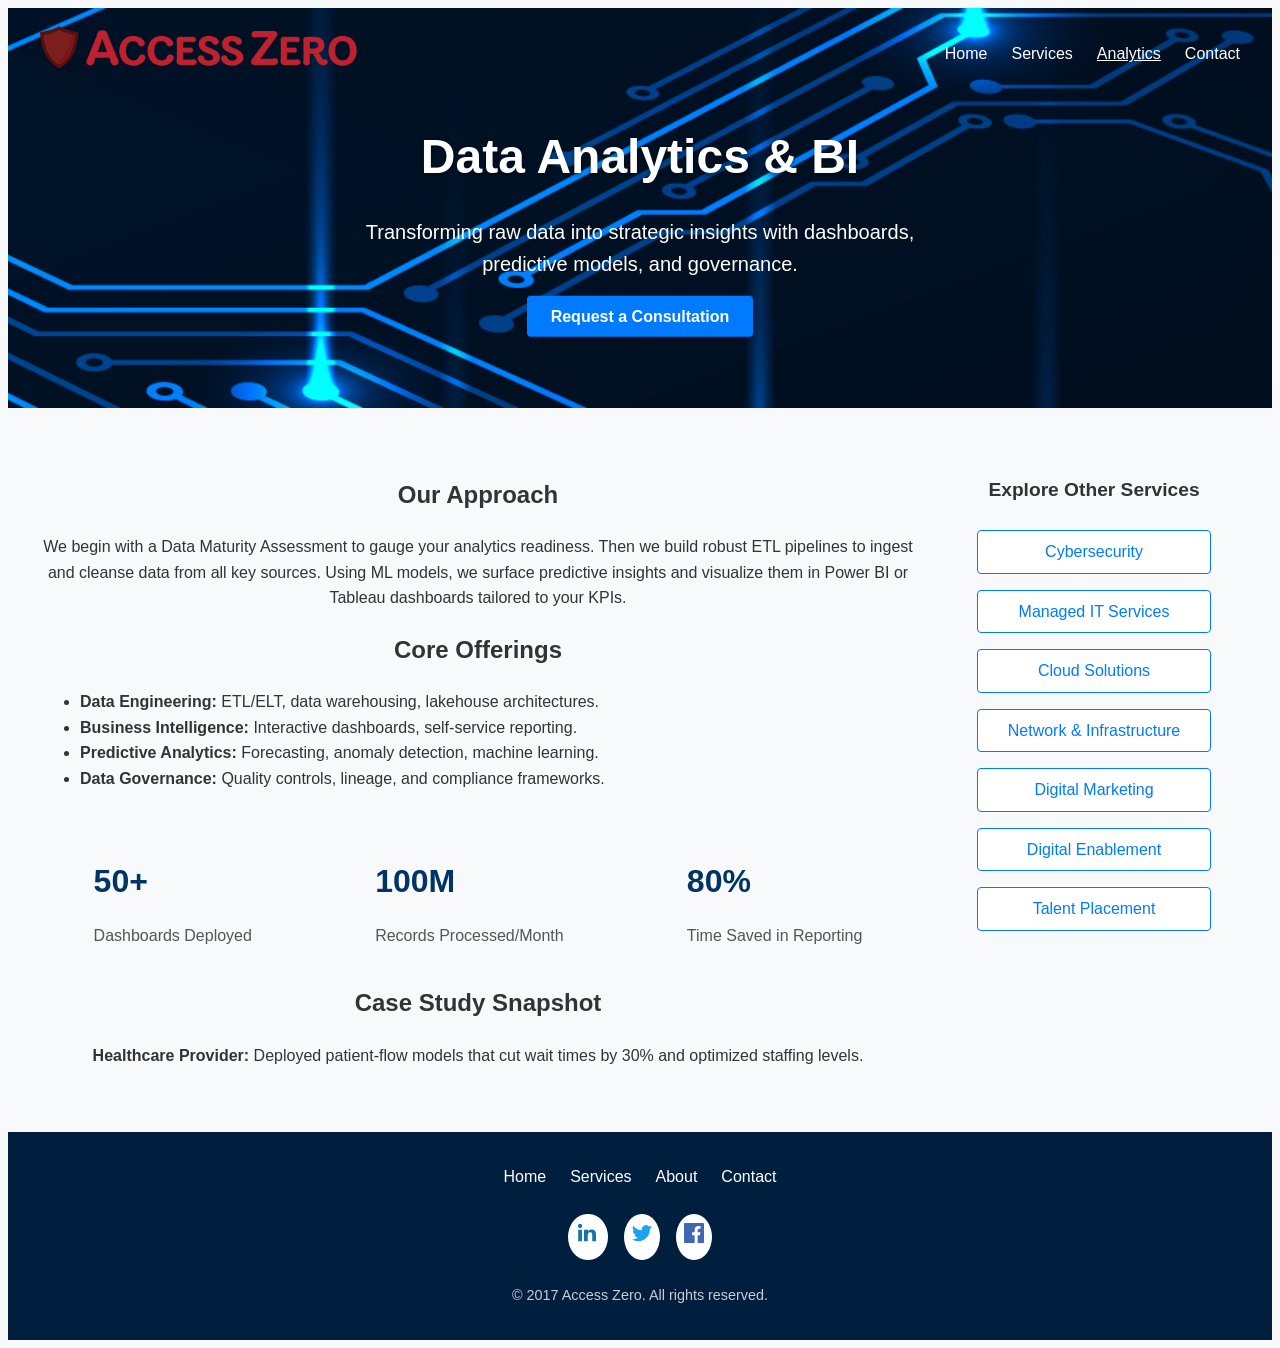
<file: services.html>
<!DOCTYPE html>
<html lang="en">
<head>
  <meta charset="UTF-8" />
  <meta name="viewport" content="width=device-width, initial-scale=1" />

  <!-- 1. Title & Description -->
  <title>Access Zero – Data Analytics &amp; BI</title>
  <meta name="description"
        content="Transform raw data into strategic insights with Access Zero’s Data Analytics & BI—custom dashboards, predictive modeling, and governance for South African enterprises." />
  <meta name="keywords"
        content="Access Zero, data analytics, business intelligence, dashboards, predictive modeling, Power BI, Tableau, South Africa" />

  <!-- 2. Canonical URL -->
  <link rel="canonical" href="https://yourdomain.com/analytics.html" />

  <!-- 3. Open Graph -->
  <meta property="og:title" content="Access Zero – Data Analytics &amp; BI" />
  <meta property="og:description"
        content="Transform raw data into strategic insights with Access Zero’s Data Analytics & BI—custom dashboards, predictive modeling, and governance for South African enterprises." />
  <meta property="og:type" content="website" />
  <meta property="og:url" content="https://yourdomain.com/analytics.html" />
  <meta property="og:image" content="https://yourdomain.com/assets/images/bannerimage_1.png" />

  <!-- 4. Twitter Card -->
  <meta name="twitter:card" content="summary_large_image" />
  <meta name="twitter:title" content="Access Zero – Data Analytics &amp; BI" />
  <meta name="twitter:description"
        content="Transform raw data into strategic insights with Access Zero’s Data Analytics & BI—custom dashboards, predictive modeling, and governance for South African enterprises." />
  <meta name="twitter:image" content="https://yourdomain.com/assets/images/bannerimage_1.png" />

  <!-- 5. Favicon -->
  <link rel="icon" href="assets/images/favicon.ico" type="image/x-icon" />

  <!-- Shared stylesheet -->
  <link rel="stylesheet" href="assets/css/common.css" />

  <!-- Page-specific overrides -->
  <style>
    .logo { height: clamp(40px, 5vw, 60px); }
    .banner-container {
      position: relative; width: 100%; height: 400px; overflow: hidden;
    }
    .banner-img {
      width: 100%; height: 100%; object-fit: cover; display: block;
    }
    .banner-container > header {
      position: absolute; top:1rem; left:2rem; right:2rem;
      display:flex; align-items:center; justify-content:space-between;
      background:transparent; z-index:2;
    }
    .banner-container nav ul {
      list-style:none; display:flex; gap:1.5rem; margin:0; padding:0;
    }
    .banner-container nav a {
      color:white; text-decoration:none; font-weight:500;
    }
    .banner-container nav a.active {
      text-decoration: underline;
    }
    .banner-text {
      position:absolute; top:50%; left:50%;
      transform:translate(-50%,-50%);
      text-align:center; color:white; z-index:3;
    }
    .banner-text h1 {
      font-size: clamp(2rem,5vw,3rem);
      margin-bottom:1rem;
      text-shadow:0 2px 4px rgba(0,0,0,0.4);
    }
    .banner-text p {
      font-size: clamp(1rem,3vw,1.25rem);
      margin-bottom:1.5rem;
      max-width:700px; margin-inline:auto;
    }
    .btn-primary {
      background-color:#007bff; color:white;
      padding:0.75rem 1.5rem;
      text-decoration:none; border-radius:4px;
      font-weight:600;
    }
    .content {
      display:flex; flex-wrap:wrap;
      max-width:1200px; margin:3rem auto;
      gap:2rem; padding:0 1rem;
    }
    main { flex:3; }
    aside.sidebar {
      flex:1; display:flex; flex-direction:column;
      align-items:center;
    }
    .sidebar h3 { font-size:1.2rem; margin-bottom:1rem; }
    .btn-secondary {
      display:block; background:white; color:#007bff;
      border:1px solid #007bff; padding:0.5rem 1rem;
      border-radius:4px; text-decoration:none;
      margin:0.5rem 0; text-align:center; font-weight:500;
      width:100%; max-width:200px;
    }
    .btn-secondary:hover {
      background:#007bff; color:white;
    }
    .section h2, .section p {
      text-align:center;
    }
    .metrics {
      display:flex; justify-content:space-around;
      gap:1rem; margin-top:2rem;
    }
    .metric h3 {
      font-size:2rem; color:#003366; margin-bottom:0.25rem;
    }
    .metric p { font-size:1rem; color:#555; }
  </style>
</head>
<body>
  <div class="banner-container">
    <img src="assets/images/bannerimage_1.png"
         alt="Data Analytics &amp; BI Banner"
         class="banner-img" />
    <header>
      <img src="assets/images/Logo.png"
           alt="Access Zero Logo"
           class="logo" />
      <nav>
        <ul>
          <li><a href="index.html">Home</a></li>
          <li><a href="services.html">Services</a></li>
          <li><a href="analytics.html" class="active">Analytics</a></li>
          <li><a href="contact.html">Contact</a></li>
        </ul>
      </nav>
    </header>
    <div class="banner-text">
      <h1>Data Analytics &amp; BI</h1>
      <p>Transforming raw data into strategic insights with dashboards, predictive models, and governance.</p>
      <a href="contact.html" class="btn-primary">Request a Consultation</a>
    </div>
  </div>

  <div class="content">
    <main>
      <section class="section">
        <h2>Our Approach</h2>
        <p>We begin with a Data Maturity Assessment to gauge your analytics readiness. Then we build robust ETL pipelines to ingest and cleanse data from all key sources. Using ML models, we surface predictive insights and visualize them in Power BI or Tableau dashboards tailored to your KPIs.</p>
      </section>

      <section class="section">
        <h2>Core Offerings</h2>
        <ul>
          <li><strong>Data Engineering:</strong> ETL/ELT, data warehousing, lakehouse architectures.</li>
          <li><strong>Business Intelligence:</strong> Interactive dashboards, self-service reporting.</li>
          <li><strong>Predictive Analytics:</strong> Forecasting, anomaly detection, machine learning.</li>
          <li><strong>Data Governance:</strong> Quality controls, lineage, and compliance frameworks.</li>
        </ul>
      </section>

      <section class="metrics">
        <div class="metric"><h3>50+</h3><p>Dashboards Deployed</p></div>
        <div class="metric"><h3>100M</h3><p>Records Processed/Month</p></div>
        <div class="metric"><h3>80%</h3><p>Time Saved in Reporting</p></div>
      </section>

      <section class="section">
        <h2>Case Study Snapshot</h2>
        <p><strong>Healthcare Provider:</strong> Deployed patient-flow models that cut wait times by 30% and optimized staffing levels.</p>
      </section>
    </main>

    <aside class="sidebar">
      <h3>Explore Other Services</h3>
      <a href="cybersecurity.html" class="btn-secondary">Cybersecurity</a>
      <a href="managed-it.html" class="btn-secondary">Managed IT Services</a>
      <a href="cloud.html" class="btn-secondary">Cloud Solutions</a>
      <a href="network.html" class="btn-secondary">Network &amp; Infrastructure</a>
      <a href="marketing.html" class="btn-secondary">Digital Marketing</a>
      <a href="enablement.html" class="btn-secondary">Digital Enablement</a>
      <a href="talent.html" class="btn-secondary">Talent Placement</a>
    </aside>
  </div>

  <!-- Shared Footer -->
  <div id="site-footer"></div>
  <script>
    fetch("footer.html")
      .then(r => r.text())
      .then(html => document.getElementById("site-footer").outerHTML = html);
  </script>
</body>
</html>
</file>
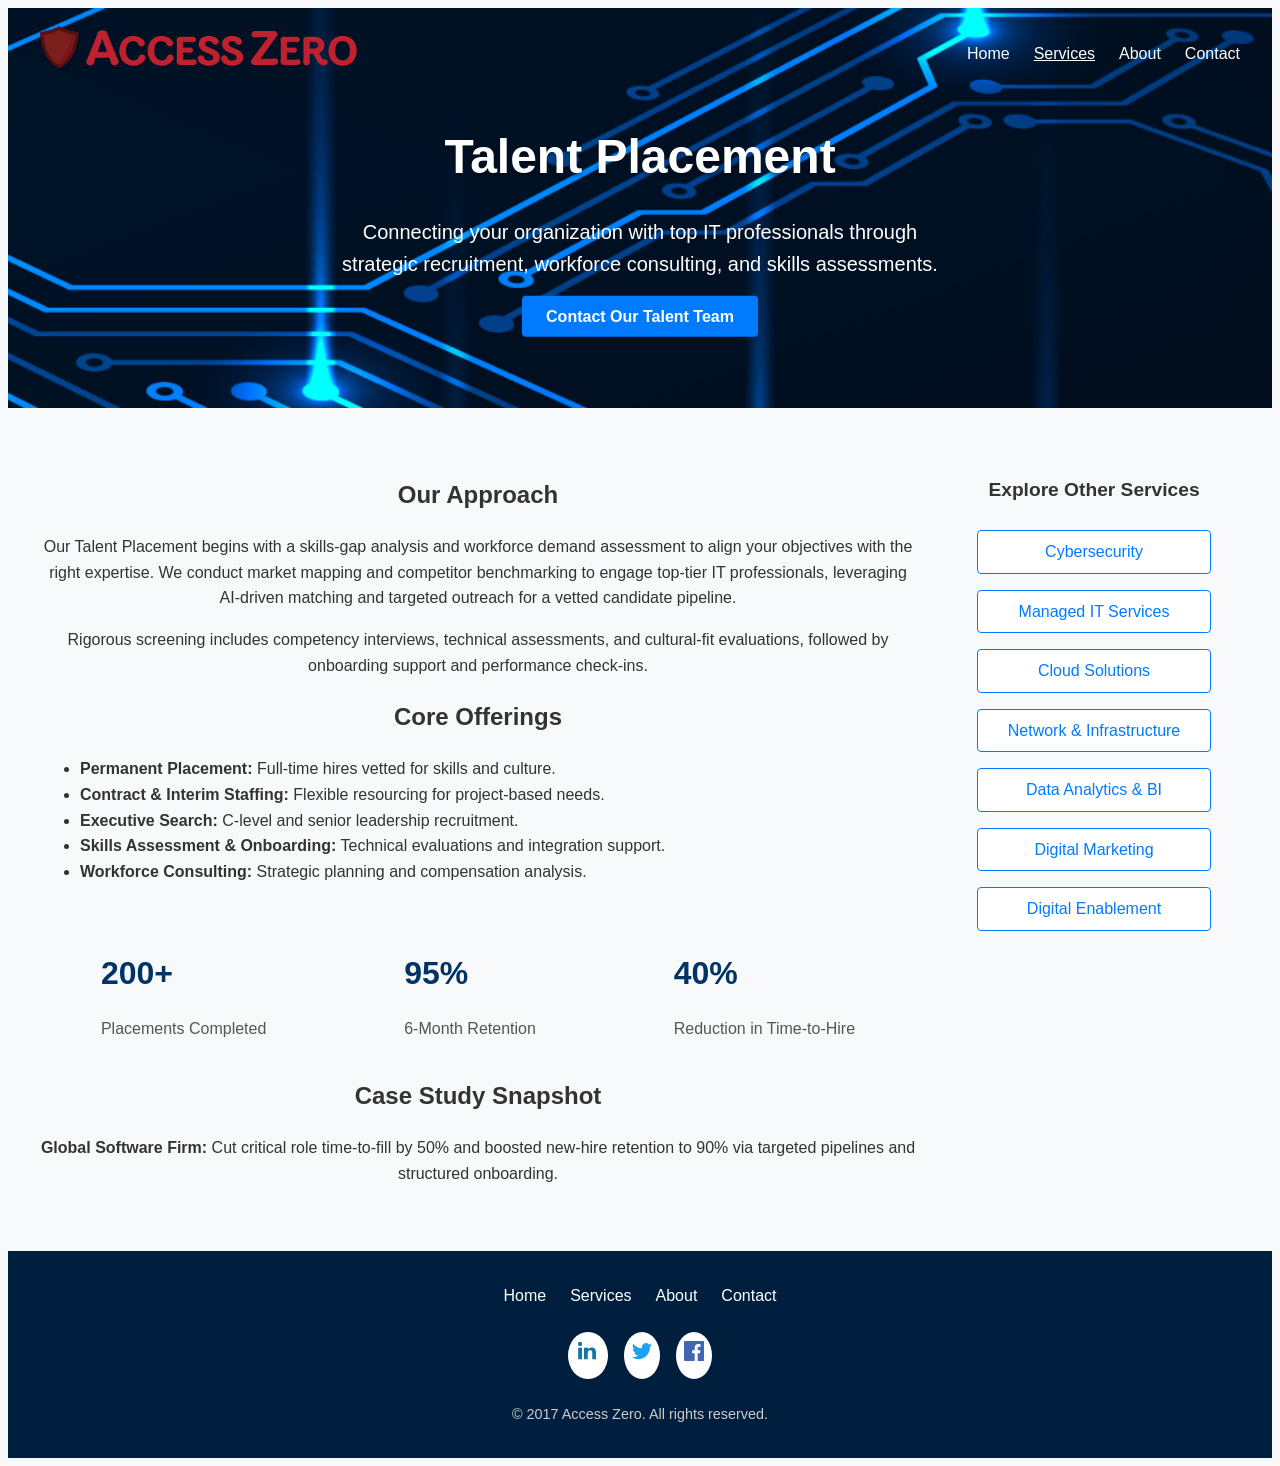
<file: talent.html>
<!DOCTYPE html>
<html lang="en">
<head>
  <meta charset="UTF-8" />
  <meta name="viewport" content="width=device-width, initial-scale=1" />

  <!-- 1. Title & Description -->
  <title>Access Zero – Talent Placement</title>
  <meta name="description"
        content="Connecting your organization with top IT professionals through strategic recruitment, workforce consulting, and skills assessments—ensuring the right fit and seamless onboarding." />
  <meta name="keywords"
        content="Access Zero, talent placement, IT recruitment, contract staffing, executive search, skills assessment, South Africa" />

  <!-- 2. Canonical URL -->
  <link rel="canonical" href="https://yourdomain.com/talent.html" />

  <!-- 3. Open Graph -->
  <meta property="og:title" content="Access Zero – Talent Placement" />
  <meta property="og:description"
        content="Connecting your organization with top IT professionals through strategic recruitment, workforce consulting, and skills assessments—ensuring the right fit and seamless onboarding." />
  <meta property="og:type" content="website" />
  <meta property="og:url" content="https://yourdomain.com/talent.html" />
  <meta property="og:image" content="https://yourdomain.com/assets/images/bannerimage_1.png" />

  <!-- 4. Twitter Card -->
  <meta name="twitter:card" content="summary_large_image" />
  <meta name="twitter:title" content="Access Zero – Talent Placement" />
  <meta name="twitter:description"
        content="Connecting your organization with top IT professionals through strategic recruitment, workforce consulting, and skills assessments—ensuring the right fit and seamless onboarding." />
  <meta name="twitter:image" content="https://yourdomain.com/assets/images/bannerimage_1.png" />

  <!-- 5. Favicon -->
  <link rel="icon" href="assets/images/favicon.ico" type="image/x-icon" />

  <!-- Shared stylesheet -->
  <link rel="stylesheet" href="assets/css/common.css" />

  <!-- Page-specific overrides -->
  <style>
    .logo {
      height: clamp(40px, 5vw, 60px);
    }
    .banner-container {
      position: relative;
      width: 100%;
      height: 400px;
      overflow: hidden;
    }
    .banner-img {
      width: 100%;
      height: 100%;
      object-fit: cover;
      display: block;
    }
    .banner-container > header {
      position: absolute;
      top: 1rem; left: 2rem; right: 2rem;
      display: flex;
      align-items: center;
      justify-content: space-between;
      background: transparent;
      z-index: 2;
    }
    .banner-container nav ul {
      list-style: none;
      display: flex;
      gap: 1.5rem;
      margin: 0;
      padding: 0;
    }
    .banner-container nav a {
      color: white;
      text-decoration: none;
      font-weight: 500;
    }
    .banner-container nav a.active {
      text-decoration: underline;
    }
    .banner-text {
      position: absolute;
      top: 50%;
      left: 50%;
      transform: translate(-50%, -50%);
      text-align: center;
      color: white;
      z-index: 3;
    }
    .banner-text h1 {
      font-size: clamp(2rem, 5vw, 3rem);
      margin-bottom: 1rem;
      text-shadow: 0 2px 4px rgba(0,0,0,0.4);
    }
    .banner-text p {
      font-size: clamp(1rem, 3vw, 1.25rem);
      margin-bottom: 1.5rem;
      max-width: 700px;
      margin-inline: auto;
    }
    .btn-primary {
      background-color: #007bff;
      color: white;
      padding: 0.75rem 1.5rem;
      text-decoration: none;
      border-radius: 4px;
      font-weight: 600;
    }
    .content {
      display: flex;
      flex-wrap: wrap;
      max-width: 1200px;
      margin: 3rem auto;
      gap: 2rem;
      padding: 0 1rem;
    }
    main {
      flex: 3;
    }
    aside.sidebar {
      flex: 1;
      display: flex;
      flex-direction: column;
      align-items: center;
    }
    .sidebar h3 {
      font-size: 1.2rem;
      margin-bottom: 1rem;
    }
    .btn-secondary {
      display: block;
      background: white;
      color: #007bff;
      border: 1px solid #007bff;
      padding: 0.5rem 1rem;
      border-radius: 4px;
      text-decoration: none;
      margin: 0.5rem 0;
      text-align: center;
      font-weight: 500;
      width: 100%;
      max-width: 200px;
    }
    .btn-secondary:hover {
      background: #007bff;
      color: white;
    }
    .section h2,
    .section p {
      text-align: center;
    }
    .metrics {
      display: flex;
      justify-content: space-around;
      gap: 1rem;
      margin-top: 2rem;
    }
    .metric h3 {
      font-size: 2rem;
      color: #003366;
      margin-bottom: 0.25rem;
    }
    .metric p {
      font-size: 1rem;
      color: #555;
    }
  </style>
</head>
<body>
  <div class="banner-container">
    <img src="assets/images/bannerimage_1.png" alt="Talent Placement Banner" class="banner-img" />
    <header>
      <img src="assets/images/Logo.png" alt="Access Zero Logo" class="logo" />
      <nav>
        <ul>
          <li><a href="index.html">Home</a></li>
          <li><a href="services.html" class="active">Services</a></li>
          <li><a href="about.html">About</a></li>
          <li><a href="contact.html">Contact</a></li>
        </ul>
      </nav>
    </header>
    <div class="banner-text">
      <h1>Talent Placement</h1>
      <p>Connecting your organization with top IT professionals through strategic recruitment, workforce consulting, and skills assessments.</p>
      <a href="contact.html" class="btn-primary">Contact Our Talent Team</a>
    </div>
  </div>

  <div class="content">
    <main>
      <section class="section">
        <h2>Our Approach</h2>
        <p>Our Talent Placement begins with a skills-gap analysis and workforce demand assessment to align your objectives with the right expertise. We conduct market mapping and competitor benchmarking to engage top-tier IT professionals, leveraging AI-driven matching and targeted outreach for a vetted candidate pipeline.</p>
        <p>Rigorous screening includes competency interviews, technical assessments, and cultural-fit evaluations, followed by onboarding support and performance check-ins.</p>
      </section>

      <section class="section">
        <h2>Core Offerings</h2>
        <ul>
          <li><strong>Permanent Placement:</strong> Full-time hires vetted for skills and culture.</li>
          <li><strong>Contract &amp; Interim Staffing:</strong> Flexible resourcing for project-based needs.</li>
          <li><strong>Executive Search:</strong> C-level and senior leadership recruitment.</li>
          <li><strong>Skills Assessment &amp; Onboarding:</strong> Technical evaluations and integration support.</li>
          <li><strong>Workforce Consulting:</strong> Strategic planning and compensation analysis.</li>
        </ul>
      </section>

      <section class="metrics">
        <div class="metric"><h3>200+</h3><p>Placements Completed</p></div>
        <div class="metric"><h3>95%</h3><p>6-Month Retention</p></div>
        <div class="metric"><h3>40%</h3><p>Reduction in Time-to-Hire</p></div>
      </section>

      <section class="section">
        <h2>Case Study Snapshot</h2>
        <p><strong>Global Software Firm:</strong> Cut critical role time-to-fill by 50% and boosted new-hire retention to 90% via targeted pipelines and structured onboarding.</p>
      </section>
    </main>

    <aside class="sidebar">
      <h3>Explore Other Services</h3>
      <a href="cybersecurity.html" class="btn-secondary">Cybersecurity</a>
      <a href="managed-it.html" class="btn-secondary">Managed IT Services</a>
      <a href="cloud.html" class="btn-secondary">Cloud Solutions</a>
      <a href="network.html" class="btn-secondary">Network &amp; Infrastructure</a>
      <a href="analytics.html" class="btn-secondary">Data Analytics &amp; BI</a>
      <a href="marketing.html" class="btn-secondary">Digital Marketing</a>
      <a href="enablement.html" class="btn-secondary">Digital Enablement</a>
    </aside>
  </div>

  <!-- Shared Footer -->
  <div id="site-footer"></div>
  <script>
    fetch("footer.html")
      .then(r => r.text())
      .then(html => document.getElementById("site-footer").outerHTML = html);
  </script>
</body>
</html>
</file>
<file: assets/css/common.css>
<style>
/* COMMON GLOBAL STYLING FOR ACCESS ZERO */

/* Global Reset */
* {
  box-sizing: border-box;
  margin: 0;
  padding: 0;
}

body {
  font-family: 'Inter', sans-serif;
  line-height: 1.6;
  background-color: #f8f9fa;
  color: #333;
}

/* Banner (Hero Section) */
.banner {
  background: url('../images/bannerimage_1.png') center/cover no-repeat;
  position: relative;
  height: 400px;
  color: white;
  display: flex;
  justify-content: center;
  align-items: center;
  text-align: center;
}

/* Header Navigation */
.site-header {
  position: absolute;
  top: 1rem;
  left: 2rem;
  right: 2rem;
  display: flex;
  justify-content: space-between;
  align-items: center;
  z-index: 10;
}

.site-header .logo {
  height: clamp(32px, 6vw, 60px);
}

.site-header nav ul {
  list-style: none;
  display: flex;
  gap: 1.5rem;
  padding: 0;
  margin: 0;
}

.site-header nav a {
  color: white;
  text-decoration: none;
  font-weight: 500;
  font-size: 1rem;
}

.site-header nav a.active,
.site-header nav a:hover {
  text-decoration: underline;
}

/* Hero Content */
.banner-content {
  z-index: 5;
  padding: 2rem;
  max-width: 800px;
}

.banner-content h1 {
  font-size: clamp(2rem, 6vw, 3.5rem);
  margin-bottom: 1rem;
}

.banner-content p {
  font-size: 1.2rem;
  margin-bottom: 1.5rem;
}

.btn-primary {
  background-color: #007bff;
  color: #fff;
  padding: 0.75rem 1.5rem;
  text-decoration: none;
  border-radius: 4px;
  font-weight: 600;
  transition: background-color 0.3s ease;
}

.btn-primary:hover {
  background-color: #0056b3;
}

/* Body Sections */
.body-block {
  max-width: 1000px;
  margin: 3rem auto;
  padding: 2rem;
  background-color: #fff;
  border-radius: 12px;
  box-shadow: 0 4px 12px rgba(0, 0, 0, 0.05);
  text-align: center;
}

.body-block h2 {
  font-size: 1.8rem;
  color: #003366;
  margin-bottom: 1rem;
}

.body-block p {
  margin-bottom: 1rem;
  font-size: 1rem;
  color: #555;
}

/* Services Grid */
.service-grid {
  display: grid;
  grid-template-columns: repeat(auto-fit, minmax(260px, 1fr));
  gap: 1.5rem;
}

.card {
  background-color: #fff;
  border-radius: 8px;
  padding: 1.5rem;
  text-decoration: none;
  color: inherit;
  box-shadow: 0 2px 4px rgba(0, 0, 0, 0.08);
  transition: 0.3s;
  display: flex;
  flex-direction: column;
  justify-content: space-between;
  height: 100%;
}

.card:hover {
  box-shadow: 0 12px 28px rgba(0, 0, 0, 0.25);
  transform: translateY(-4px);
}

.card h3 {
  font-size: 1.25rem;
  color: #003366;
  margin-bottom: 0.5rem;
}

.card p {
  font-size: 0.95rem;
  color: #666;
  margin: 0;
  flex-grow: 1;
}

/* Footer Loader */
.site-footer {
  background: url('../images/bannerimage_1.png') center/cover no-repeat;
  color: white;
  padding: 3rem 1rem;
  text-align: center;
  position: relative;
}

.footer-content {
  max-width: 1200px;
  margin: 0 auto;
}

.footer-links {
  display: flex;
  flex-wrap: wrap;
  justify-content: center;
  gap: 2rem;
  margin-bottom: 1rem;
}

.footer-links a {
  color: white;
  text-decoration: none;
  font-weight: 500;
  font-size: 1rem;
  transition: opacity 0.3s;
}

.footer-links a:hover {
  opacity: 0.75;
  text-decoration: underline;
}

.footer-copy {
  font-size: 0.95rem;
  color: white;
}
</file>
